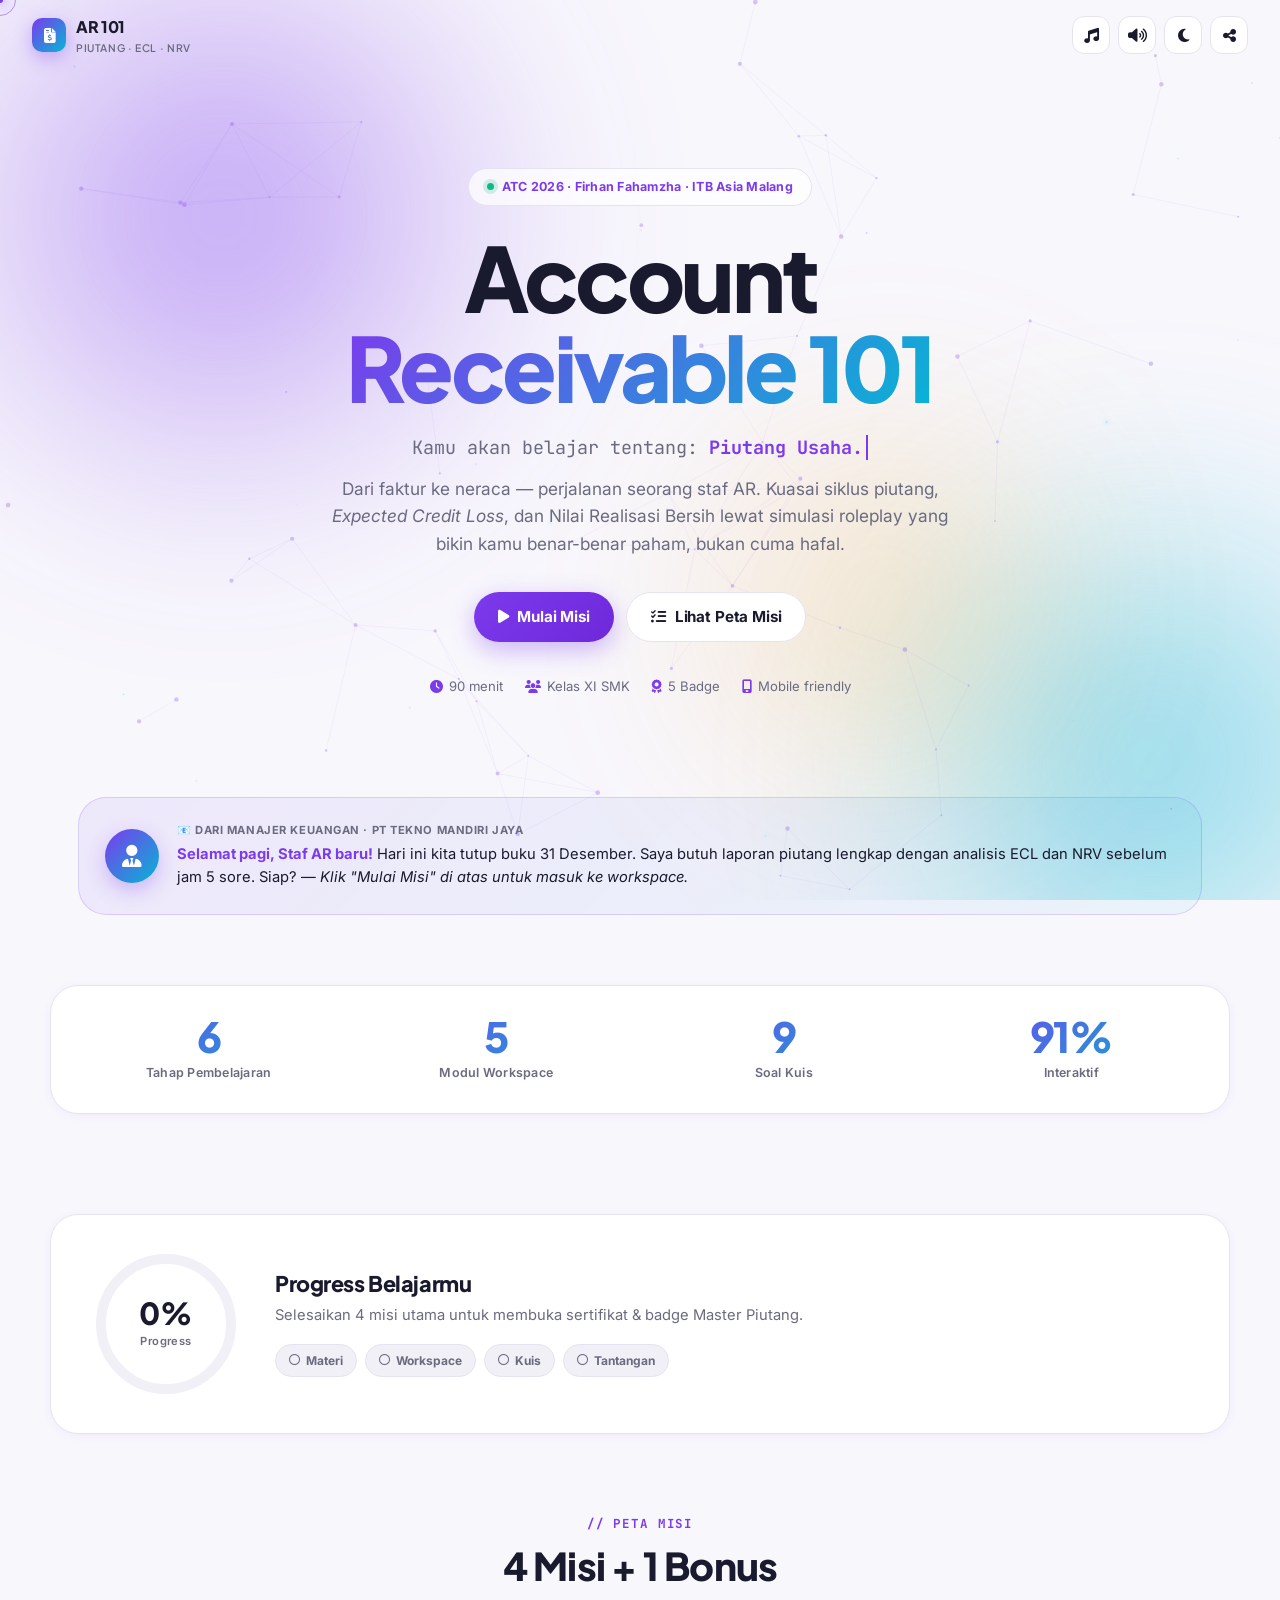
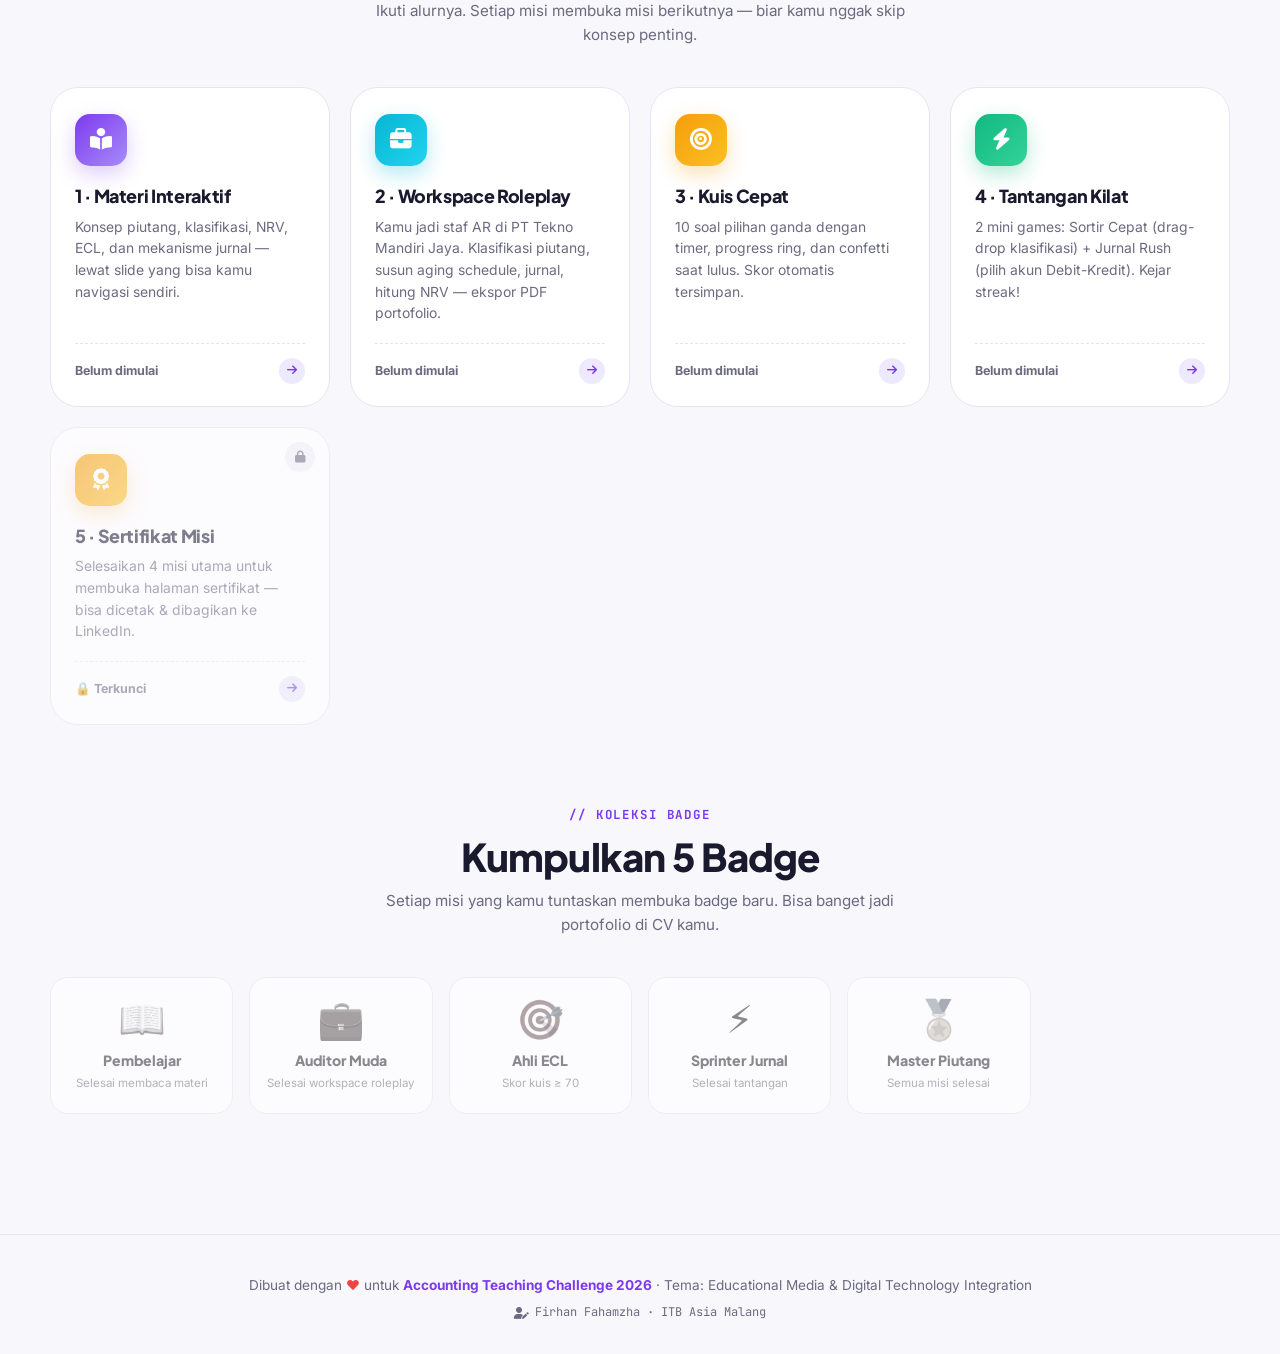
<file: index.html>
<!DOCTYPE html>
<html lang="id">
<head>
  <meta charset="UTF-8">
  <meta name="viewport" content="width=device-width, initial-scale=1.0">
  <title>Account Receivable 101 · Piutang, ECL & Likuiditas</title>

  <!-- SEO & Sharing -->
  <meta name="description" content="Belajar siklus piutang, Expected Credit Loss (ECL), dan Nilai Realisasi Bersih (NRV) lewat roleplay interaktif sebagai staf AR. Media pembelajaran akuntansi keuangan untuk SMK Kelas XI.">
  <meta name="theme-color" content="#7c3aed">
  <meta property="og:title" content="Account Receivable 101">
  <meta property="og:description" content="Dari Faktur ke Neraca — perjalanan seorang staf AR. Roleplay interaktif siklus piutang & ECL.">
  <meta property="og:type" content="website">
  <meta property="og:image" content="https://images.unsplash.com/photo-1554224155-6726b3ff858f?w=1200&h=630&fit=crop">

  <!-- Favicon emoji -->
  <link rel="icon" href="data:image/svg+xml,<svg xmlns=%22http://www.w3.org/2000/svg%22 viewBox=%220 0 100 100%22><text y=%22.9em%22 font-size=%2290%22>📊</text></svg>">

  <!-- Fonts -->
  <link rel="preconnect" href="https://fonts.googleapis.com">
  <link rel="preconnect" href="https://fonts.gstatic.com" crossorigin>
  <link href="https://fonts.googleapis.com/css2?family=Inter:wght@400;500;600;700;800&family=Plus+Jakarta+Sans:wght@600;700;800&family=JetBrains+Mono:wght@500;700&display=swap" rel="stylesheet">

  <!-- Icons -->
  <link rel="stylesheet" href="https://cdnjs.cloudflare.com/ajax/libs/font-awesome/6.5.1/css/all.min.css">

  <!-- Styles -->
  <link rel="stylesheet" href="css/global.css">
  <link rel="stylesheet" href="css/hub.css">
</head>
<body>

  <!-- LOADER -->
  <div class="loader">
    <div class="loader-mark">ACCOUNT RECEIVABLE 101</div>
    <div class="loader-bar"><div class="loader-bar-fill"></div></div>
    <div class="loader-text">Memuat aset...</div>
  </div>

  <!-- SCROLL PROGRESS -->
  <div class="scroll-progress"><div class="scroll-bar"></div></div>

  <!-- AURORA BG -->
  <div class="bg-aurora" aria-hidden="true">
    <div class="aurora-blob b1"></div>
    <div class="aurora-blob b2"></div>
    <div class="aurora-blob b3"></div>
  </div>

  <!-- PARTICLE CANVAS -->
  <canvas id="particles" aria-hidden="true"></canvas>

  <!-- TOPBAR -->
  <header class="topbar">
    <div class="brand">
      <div class="brand-mark"><i class="fas fa-file-invoice-dollar"></i></div>
      <div class="brand-text">
        AR 101
        <small>Piutang · ECL · NRV</small>
      </div>
    </div>
    <div class="topbar-actions">
      <button class="icon-btn" data-action="sound" title="Suara"><i class="fas fa-volume-high"></i></button>
      <button class="icon-btn" data-action="theme" title="Tema"><i class="fas fa-moon"></i></button>
      <button class="icon-btn" data-action="share" title="Bagikan"><i class="fas fa-share-nodes"></i></button>
    </div>
  </header>

  <main>

    <!-- HERO -->
    <section class="hero container">
      <div class="hero-badge">
        <span class="dot"></span>
        ATC 2026 · Firhan Fahamzha · ITB Asia Malang
      </div>
      <h1 class="hero-title">
        Account<br>
        <span class="gradient">Receivable 101</span>
      </h1>
      <div class="hero-typing">
        Kamu akan belajar tentang: <span class="typed">Piutang Usaha.</span>
      </div>
      <p class="hero-desc">
        Dari faktur ke neraca — perjalanan seorang staf AR. Kuasai siklus piutang,
        <em>Expected Credit Loss</em>, dan Nilai Realisasi Bersih lewat simulasi roleplay
        yang bikin kamu benar-benar paham, bukan cuma hafal.
      </p>
      <div class="hero-cta">
        <a href="materi.html" class="btn btn-primary" data-start>
          <i class="fas fa-play"></i> Mulai Misi
        </a>
        <a href="#misi" class="btn btn-ghost">
          <i class="fas fa-list-check"></i> Lihat Peta Misi
        </a>
      </div>
      <div class="hero-meta">
        <span><i class="fas fa-clock"></i> 90 menit</span>
        <span><i class="fas fa-users"></i> Kelas XI SMK</span>
        <span><i class="fas fa-award"></i> 5 Badge</span>
        <span><i class="fas fa-mobile-screen"></i> Mobile friendly</span>
      </div>
    </section>

    <!-- ROLEPLAY STRIP -->
    <section class="container reveal">
      <div class="roleplay-strip">
        <div class="avatar"><i class="fas fa-user-tie"></i></div>
        <div class="msg">
          <div class="sender">📧 Dari Manajer Keuangan · PT Tekno Mandiri Jaya</div>
          <div>
            <strong>Selamat pagi, Staf AR baru!</strong> Hari ini kita tutup buku 31 Desember.
            Saya butuh laporan piutang lengkap dengan analisis ECL dan NRV sebelum jam 5 sore.
            Siap? — <em>Klik "Mulai Misi" di atas untuk masuk ke workspace.</em>
          </div>
        </div>
      </div>
    </section>

    <!-- STATS -->
    <section class="stats container reveal">
      <div class="stats-grid">
        <div class="stat-item">
          <div class="stat-num" data-target="7" data-suffix="" data-decimals="0">0</div>
          <div class="stat-label">Tahap Pembelajaran</div>
        </div>
        <div class="stat-item">
          <div class="stat-num" data-target="5" data-suffix="" data-decimals="0">0</div>
          <div class="stat-label">Modul Workspace</div>
        </div>
        <div class="stat-item">
          <div class="stat-num" data-target="10" data-suffix="" data-decimals="0">0</div>
          <div class="stat-label">Soal Kuis</div>
        </div>
        <div class="stat-item">
          <div class="stat-num" data-target="100" data-suffix="%" data-decimals="0">0</div>
          <div class="stat-label">Interaktif</div>
        </div>
      </div>
    </section>

    <!-- PROGRESS -->
    <section class="progress-wrap container reveal">
      <div class="progress-card">
        <div class="ring-wrap">
          <svg width="150" height="150" viewBox="0 0 150 150">
            <defs>
              <linearGradient id="ringGrad" x1="0%" y1="0%" x2="100%" y2="100%">
                <stop offset="0%" stop-color="#7c3aed"/>
                <stop offset="100%" stop-color="#06b6d4"/>
              </linearGradient>
            </defs>
            <circle class="ring-bg" cx="75" cy="75" r="65"/>
            <circle class="ring-fill" cx="75" cy="75" r="65"/>
          </svg>
          <div class="ring-text">
            <div>
              <div class="ring-pct">0%</div>
              <div class="ring-sub">Progress</div>
            </div>
          </div>
        </div>
        <div class="progress-info">
          <h3>Progress Belajarmu</h3>
          <p>Selesaikan 4 misi utama untuk membuka sertifikat &amp; badge Master Piutang.</p>
          <div class="progress-steps">
            <span class="step-chip" data-step="materi"><i class="far fa-circle"></i> Materi</span>
            <span class="step-chip" data-step="workspace"><i class="far fa-circle"></i> Workspace</span>
            <span class="step-chip" data-step="kuis"><i class="far fa-circle"></i> Kuis</span>
            <span class="step-chip" data-step="tantangan"><i class="far fa-circle"></i> Tantangan</span>
          </div>
        </div>
      </div>
    </section>

    <!-- MISSIONS -->
    <section class="missions container" id="misi">
      <div class="section-head reveal">
        <div class="kicker">// Peta Misi</div>
        <h2>4 Misi + 1 Bonus</h2>
        <p>Ikuti alurnya. Setiap misi membuka misi berikutnya — biar kamu nggak skip konsep penting.</p>
      </div>

      <div class="mission-grid">
        <!-- Misi 1: Materi -->
        <a class="mission-card reveal" data-mission="materi" data-url="materi.html">
          <div class="mission-icon m-icon-1"><i class="fas fa-book-open-reader"></i></div>
          <div class="mission-title">1 · Materi Interaktif</div>
          <div class="mission-desc">Konsep piutang, klasifikasi, NRV, ECL, dan mekanisme jurnal — lewat slide yang bisa kamu navigasi sendiri.</div>
          <div class="mission-foot">
            <span class="mission-status">Belum dimulai</span>
            <span class="mission-arrow"><i class="fas fa-arrow-right"></i></span>
          </div>
        </a>

        <!-- Misi 2: Workspace -->
        <a class="mission-card reveal" data-mission="workspace" data-url="workspace.html">
          <div class="mission-icon m-icon-2"><i class="fas fa-briefcase"></i></div>
          <div class="mission-title">2 · Workspace Roleplay</div>
          <div class="mission-desc">Kamu jadi staf AR di PT Tekno Mandiri Jaya. Klasifikasi piutang, susun aging schedule, jurnal, hitung NRV — ekspor PDF portofolio.</div>
          <div class="mission-foot">
            <span class="mission-status">Belum dimulai</span>
            <span class="mission-arrow"><i class="fas fa-arrow-right"></i></span>
          </div>
        </a>

        <!-- Misi 3: Kuis -->
        <a class="mission-card reveal" data-mission="kuis" data-url="kuis.html">
          <div class="mission-icon m-icon-3"><i class="fas fa-bullseye"></i></div>
          <div class="mission-title">3 · Kuis Cepat</div>
          <div class="mission-desc">10 soal pilihan ganda dengan timer, progress ring, dan confetti saat lulus. Skor otomatis tersimpan.</div>
          <div class="mission-foot">
            <span class="mission-status">Belum dimulai</span>
            <span class="mission-arrow"><i class="fas fa-arrow-right"></i></span>
          </div>
        </a>

        <!-- Misi 4: Tantangan -->
        <a class="mission-card reveal" data-mission="tantangan" data-url="tantangan.html">
          <div class="mission-icon m-icon-4"><i class="fas fa-bolt"></i></div>
          <div class="mission-title">4 · Tantangan Kilat</div>
          <div class="mission-desc">2 mini games: Sortir Cepat (drag-drop klasifikasi) + Jurnal Rush (pilih akun Debit-Kredit). Kejar streak!</div>
          <div class="mission-foot">
            <span class="mission-status">Belum dimulai</span>
            <span class="mission-arrow"><i class="fas fa-arrow-right"></i></span>
          </div>
        </a>

        <!-- Bonus: Sertifikat -->
        <div class="mission-card locked reveal" data-mission="sertifikat">
          <div class="lock-badge"><i class="fas fa-lock"></i></div>
          <div class="mission-icon m-icon-1" style="background: linear-gradient(135deg,#f59e0b,#fbbf24); box-shadow: 0 8px 20px rgba(245,158,11,0.3);">
            <i class="fas fa-award"></i>
          </div>
          <div class="mission-title">5 · Sertifikat Misi</div>
          <div class="mission-desc">Selesaikan 4 misi utama untuk membuka halaman sertifikat — bisa dicetak &amp; dibagikan ke LinkedIn.</div>
          <div class="mission-foot">
            <span class="mission-status">🔒 Terkunci</span>
            <span class="mission-arrow"><i class="fas fa-arrow-right"></i></span>
          </div>
        </div>
      </div>
    </section>

    <!-- BADGES -->
    <section class="badges container reveal">
      <div class="section-head">
        <div class="kicker">// Koleksi Badge</div>
        <h2>Kumpulkan 5 Badge</h2>
        <p>Setiap misi yang kamu tuntaskan membuka badge baru. Bisa banget jadi portofolio di CV kamu.</p>
      </div>
      <div class="badge-grid"><!-- diisi oleh JS --></div>
    </section>

  </main>

  <!-- FOOTER -->
  <footer class="footer">
    <div>Dibuat dengan <span style="color: var(--rose)">♥</span> untuk <strong>Accounting Teaching Challenge 2026</strong> · Tema: Educational Media &amp; Digital Technology Integration</div>
    <div class="wm"><i class="fas fa-user-pen"></i> Firhan Fahamzha · ITB Asia Malang</div>
  </footer>

  <!-- SCRIPTS -->
<script src="js/core.js"></script>
<script src="js/space.js"></script>
<script src="js/hub.js"></script>
</body>
</html>
</file>
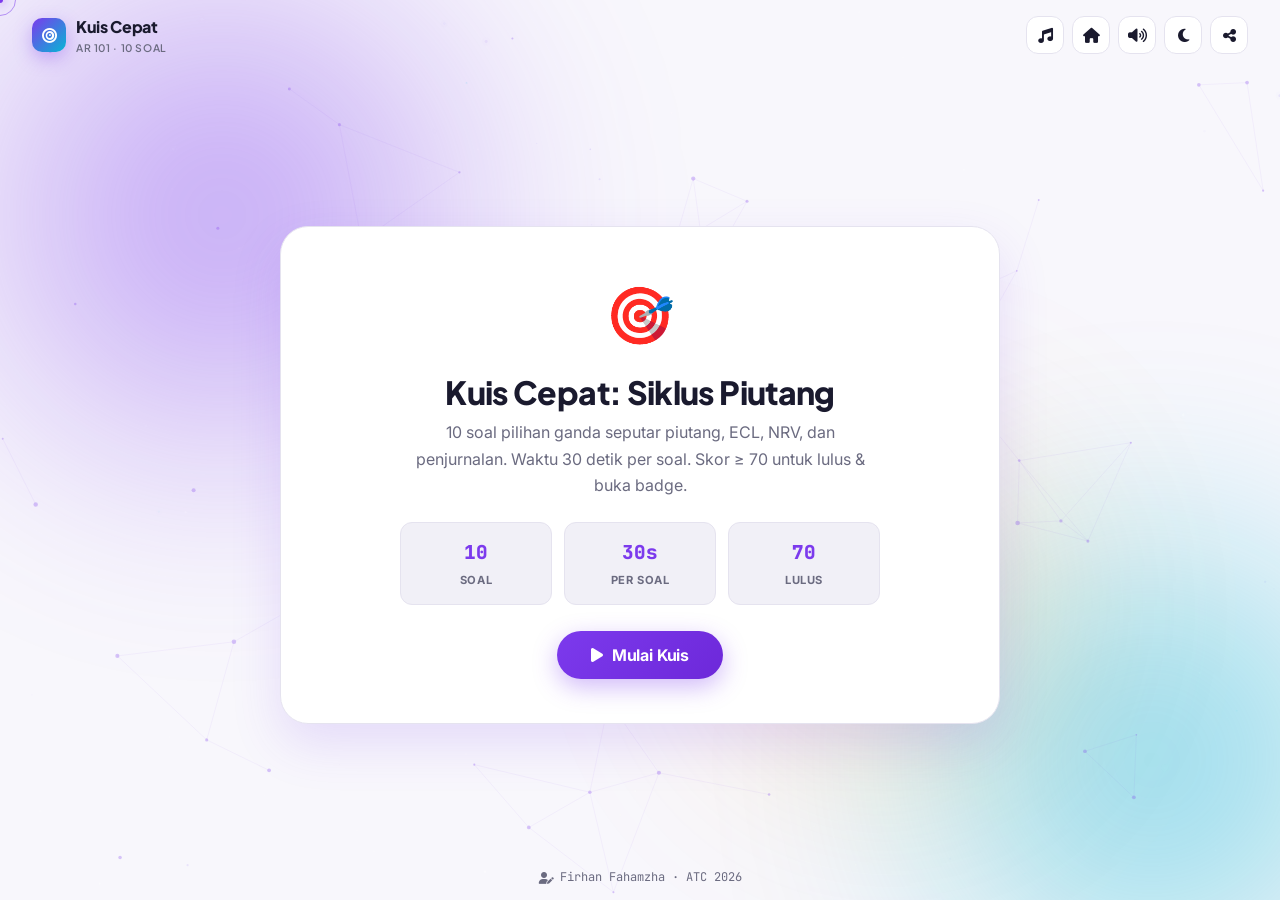
<file: kuis.html>
<!DOCTYPE html>
<html lang="id">
<head>
<meta charset="UTF-8">
<meta name="viewport" content="width=device-width, initial-scale=1.0">
<title>Kuis · Account Receivable 101</title>
<meta name="description" content="Kuis interaktif 10 soal piutang, ECL, dan NRV.">
<meta name="theme-color" content="#7c3aed">
<link rel="icon" href="data:image/svg+xml,<svg xmlns=%22http://www.w3.org/2000/svg%22 viewBox=%220 0 100 100%22><text y=%22.9em%22 font-size=%2290%22>🎯</text></svg>">
<link rel="preconnect" href="https://fonts.googleapis.com">
<link rel="preconnect" href="https://fonts.gstatic.com" crossorigin>
<link href="https://fonts.googleapis.com/css2?family=Inter:wght@400;500;600;700;800&family=Plus+Jakarta+Sans:wght@600;700;800&family=JetBrains+Mono:wght@500;700&display=swap" rel="stylesheet">
<link rel="stylesheet" href="https://cdnjs.cloudflare.com/ajax/libs/font-awesome/6.5.1/css/all.min.css">
<link rel="stylesheet" href="css/global.css">
<link rel="stylesheet" href="css/kuis.css">
</head>
<body class="kuis-page">

<div class="loader">
  <div class="loader-mark">QUIZ MODE</div>
  <div class="loader-bar"><div class="loader-bar-fill"></div></div>
  <div class="loader-text">Menyiapkan soal...</div>
</div>

<div class="bg-aurora" aria-hidden="true">
  <div class="aurora-blob b1"></div>
  <div class="aurora-blob b2"></div>
  <div class="aurora-blob b3"></div>
</div>
<canvas id="particles" aria-hidden="true"></canvas>

<header class="topbar">
  <div class="brand">
    <div class="brand-mark"><i class="fas fa-bullseye"></i></div>
    <div class="brand-text">
      Kuis Cepat
      <small>AR 101 · 10 Soal</small>
    </div>
  </div>
  <div class="topbar-actions">
    <a href="index.html" class="icon-btn" title="Hub"><i class="fas fa-house"></i></a>
    <button class="icon-btn" data-action="sound" title="Suara"><i class="fas fa-volume-high"></i></button>
    <button class="icon-btn" data-action="theme" title="Tema"><i class="fas fa-moon"></i></button>
    <button class="icon-btn" data-action="share" title="Bagikan"><i class="fas fa-share-nodes"></i></button>
  </div>
</header>

<main style="width:100%;display:flex;justify-content:center;padding:0 16px">
  <div class="quiz-shell" id="quiz-stage"></div>
</main>

<footer class="footer" style="position:fixed;bottom:4px;left:0;right:0;padding:8px;border:none;background:transparent;margin:0;pointer-events:none;font-size:0.7rem;z-index:1">
  <span class="wm"><i class="fas fa-user-pen"></i> Firhan Fahamzha · ATC 2026</span>
</footer>

<script src="js/core.js"></script>
<script src="js/space.js"></script>
<script src="js/kuis.js"></script>
</body>
</html>
</file>
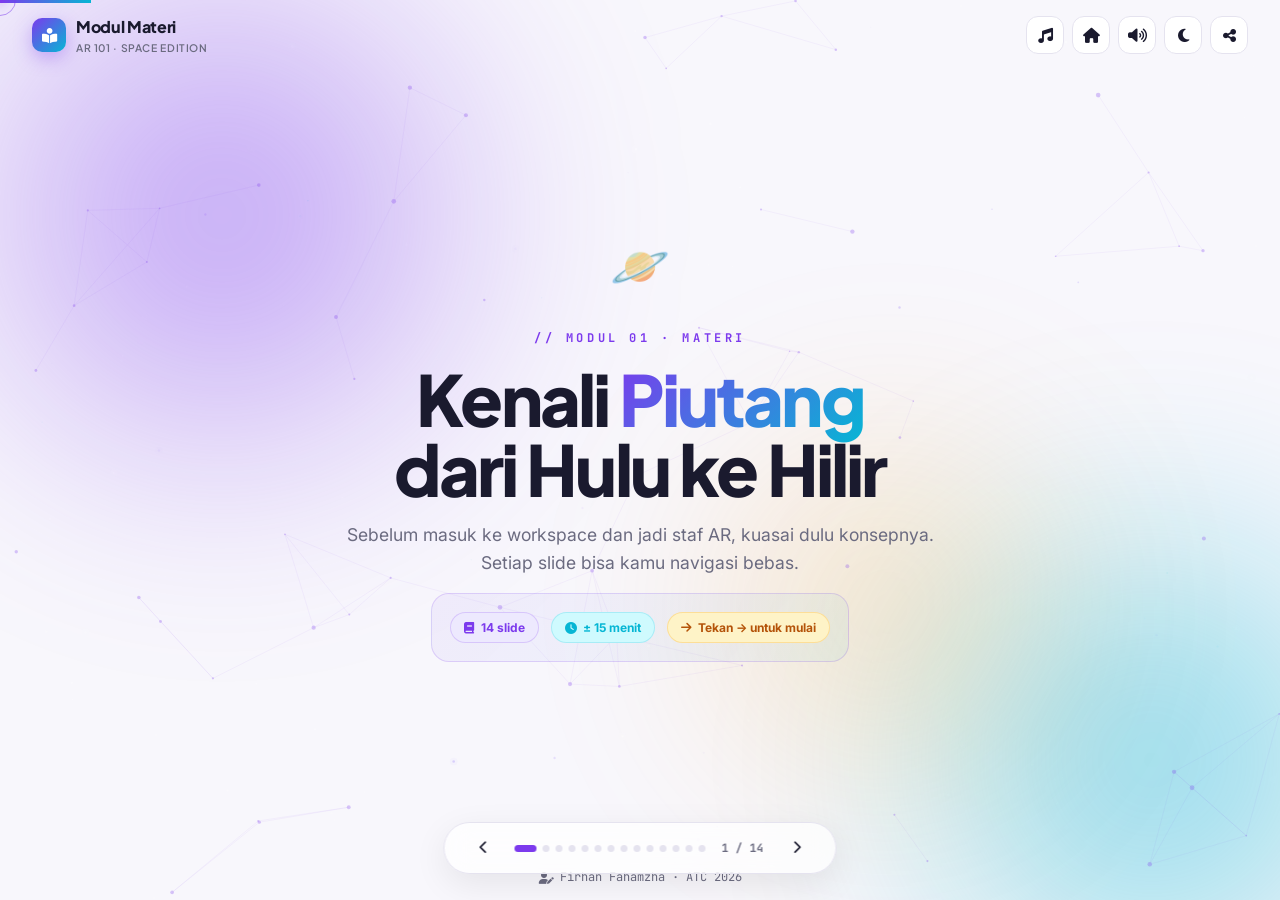
<file: materi.html>
<!DOCTYPE html>
<html lang="id">
<head>
<meta charset="UTF-8">
<meta name="viewport" content="width=device-width, initial-scale=1.0">
<title>Materi · Account Receivable 101</title>
<meta name="description" content="Materi interaktif piutang, ECL, dan NRV dengan aksen luar angkasa.">
<meta name="theme-color" content="#7c3aed">
<link rel="icon" href="data:image/svg+xml,<svg xmlns=%22http://www.w3.org/2000/svg%22 viewBox=%220 0 100 100%22><text y=%22.9em%22 font-size=%2290%22>📖</text></svg>">
<link rel="preconnect" href="https://fonts.googleapis.com">
<link rel="preconnect" href="https://fonts.gstatic.com" crossorigin>
<link href="https://fonts.googleapis.com/css2?family=Inter:wght@400;500;600;700;800&family=Plus+Jakarta+Sans:wght@600;700;800&family=JetBrains+Mono:wght@500;700&display=swap" rel="stylesheet">
<link rel="stylesheet" href="https://cdnjs.cloudflare.com/ajax/libs/font-awesome/6.5.1/css/all.min.css">
<link rel="stylesheet" href="css/global.css">
<link rel="stylesheet" href="css/materi.css">
</head>
<body class="materi-page">

<div class="loader">
  <div class="loader-mark">ACCOUNT RECEIVABLE 101</div>
  <div class="loader-bar"><div class="loader-bar-fill"></div></div>
  <div class="loader-text">Menyiapkan materi...</div>
</div>

<div class="slide-progress" id="slideProgress"></div>

<div class="bg-aurora" aria-hidden="true">
  <div class="aurora-blob b1"></div>
  <div class="aurora-blob b2"></div>
  <div class="aurora-blob b3"></div>
</div>
<canvas id="particles" aria-hidden="true"></canvas>

<header class="topbar">
  <div class="brand">
    <div class="brand-mark"><i class="fas fa-book-open-reader"></i></div>
    <div class="brand-text">
      Modul Materi
      <small>AR 101 · Space Edition</small>
    </div>
  </div>
  <div class="topbar-actions">
    <a href="index.html" class="icon-btn" title="Kembali ke Hub"><i class="fas fa-house"></i></a>
    <button class="icon-btn" data-action="sound" title="Suara"><i class="fas fa-volume-high"></i></button>
    <button class="icon-btn" data-action="theme" title="Tema"><i class="fas fa-moon"></i></button>
    <button class="icon-btn" data-action="share" title="Bagikan"><i class="fas fa-share-nodes"></i></button>
  </div>
</header>

<div class="slides-wrap" id="slidesWrap">

  <!-- 01 TITLE -->
  <section class="slide active" data-index="0">
    <div class="slide-inner title-slide">
      <div class="ornament anim anim-1">🪐</div>
      <div class="kicker anim anim-2">// Modul 01 · Materi</div>
      <h1 class="anim anim-2">Kenali <span class="grad">Piutang</span><br>dari Hulu ke Hilir</h1>
      <p class="sub anim anim-3">
        Sebelum masuk ke workspace dan jadi staf AR, kuasai dulu konsepnya.
        Setiap slide bisa kamu navigasi bebas.
      </p>
      <div class="cta-strip anim anim-4">
        <span class="chip violet"><i class="fas fa-book"></i> 14 slide</span>
        <span class="chip cyan"><i class="fas fa-clock"></i> ± 15 menit</span>
        <span class="chip amber"><i class="fas fa-arrow-right"></i> Tekan → untuk mulai</span>
      </div>
    </div>
  </section>

  <!-- 02 ROLEPLAY INTRO -->
  <section class="slide" data-index="1">
    <div class="slide-inner">
      <div class="slide-head anim anim-1">
        <span class="slide-num">00 · PEMBUKA</span>
        <span class="slide-title">Misi Hari Ini 🚀</span>
      </div>
      <div class="chat anim anim-2">
        <div class="avatar"><i class="fas fa-user-tie"></i></div>
        <div class="msg">
          <div class="from">📧 Manajer Keuangan · PT Tekno Mandiri Jaya</div>
          <div class="body">
            Selamat pagi, Staf AR! Hari ini kita <strong>tutup buku 31 Desember</strong>.
            Saya butuh laporan piutang lengkap: <em>klasifikasi</em>, <em>aging schedule</em>,
            <em>jurnal penyesuaian</em>, sampai <strong>NRV</strong>. Nanti kamu kerjakan di
            workspace interaktif. Sebelum itu — baca materinya dulu di sini.
          </div>
        </div>
      </div>
      <div class="box glow anim anim-3">
        <h3><i class="fas fa-compass"></i> Peta Perjalananmu</h3>
        <ul>
          <li><strong>Materi</strong> (kamu di sini) — pahami konsep &amp; istilah</li>
          <li><strong>Workspace</strong> — roleplay jadi staf AR, kerjakan 5 modul, ekspor PDF</li>
          <li><strong>Kuis</strong> — 10 soal, uji pemahaman</li>
          <li><strong>Tantangan</strong> — 2 mini games seru</li>
        </ul>
      </div>
    </div>
  </section>

  <!-- 03 PENGERTIAN -->
  <section class="slide" data-index="2">
    <div class="slide-inner">
      <div class="slide-head anim anim-1">
        <span class="slide-num">01</span>
        <span class="slide-title">Apa Itu Piutang?</span>
      </div>
      <div class="box anim anim-2">
        <p><strong>Piutang (receivables)</strong> adalah hak tagih berupa uang, barang, atau jasa kepada pihak lain (debitur) yang timbul akibat <em>transaksi penjualan kredit di masa lalu</em>.</p>
      </div>
      <div class="grid-2 anim anim-3">
        <div class="box">
          <h3><i class="fas fa-clock"></i> Kapan Diakui?</h3>
          <ul>
            <li><strong>Penjualan Kredit</strong> — barang/jasa diserahkan, pembayaran menyusul</li>
            <li><strong>Penyerahan Jasa</strong> — jasa selesai, termin masih berjalan</li>
            <li><strong>Wesel</strong> — komitmen tertulis pembayaran masa depan</li>
          </ul>
        </div>
        <div class="box glow">
          <h3><i class="fas fa-triangle-exclamation" style="color:var(--amber)"></i> Prinsip Konservatisme</h3>
          <p>Piutang itu <strong>aset paling rentan</strong> risiko kredit. Semakin lama tertagih, semakin tinggi kemungkinan gagal bayar. Akuntan wajib mengantisipasi kerugian <em>sejak dini</em>.</p>
        </div>
      </div>
    </div>
  </section>

  <!-- 04 KLASIFIKASI -->
  <section class="slide" data-index="3">
    <div class="slide-inner">
      <div class="slide-head anim anim-1">
        <span class="slide-num">02</span>
        <span class="slide-title">Klasifikasi Piutang</span>
      </div>
      <div class="grid-3 anim anim-2">
        <div class="box">
          <h3><i class="fas fa-store"></i> Piutang Usaha</h3>
          <p>Timbul dari penjualan barang/jasa <strong>utama</strong> perusahaan.</p>
          <div style="margin-top:10px;font-size:0.78rem;color:var(--text-muted)">Contoh: penjualan kredit ke pelanggan</div>
        </div>
        <div class="box">
          <h3><i class="fas fa-file-signature"></i> Piutang Wesel</h3>
          <p>Komitmen formal tertulis, umumnya berbunga, dengan tanggal jatuh tempo.</p>
          <div style="margin-top:10px;font-size:0.78rem;color:var(--text-muted)">Skala UMKM jarang jumpa</div>
        </div>
        <div class="box">
          <h3><i class="fas fa-ellipsis"></i> Piutang Lain-lain</h3>
          <p>Non-operasional: pinjaman karyawan, uang muka pemasok, dll.</p>
          <div style="margin-top:10px;font-size:0.78rem;color:var(--text-muted)">Bukan dari penjualan rutin</div>
        </div>
      </div>
      <div class="box anim anim-3">
        <p><i class="fas fa-lightbulb" style="color:var(--amber)"></i> <strong>Trik cepat:</strong> kalau datang dari penjualan inti → <span class="mono-text">Piutang Usaha</span>. Kalau ada surat formal → <span class="mono-text">Wesel</span>. Selain itu → <span class="mono-text">Lain-lain</span>.</p>
      </div>
    </div>
  </section>

  <!-- 05 KARTU PIUTANG -->
  <section class="slide" data-index="4">
    <div class="slide-inner">
      <div class="slide-head anim anim-1">
        <span class="slide-num">03</span>
        <span class="slide-title">Kartu Piutang <em>(Sub-Ledger)</em></span>
      </div>
      <p class="lead anim anim-2">Buku pembantu yang mencatat mutasi &amp; saldo piutang <strong>tiap pelanggan</strong> secara individual.</p>
      <div class="table-wrap anim anim-3">
        <table>
          <thead>
            <tr>
              <th>Tanggal</th>
              <th>Keterangan</th>
              <th>Ref</th>
              <th class="amt">Debit</th>
              <th class="amt">Kredit</th>
              <th class="amt">Saldo</th>
            </tr>
          </thead>
          <tbody>
            <tr><td>01 Nov</td><td>Saldo Awal</td><td>—</td><td class="amt">—</td><td class="amt">—</td><td class="amt">10.000.000</td></tr>
            <tr><td>05 Nov</td><td>Penjualan #INV-101</td><td>J12</td><td class="amt" style="color:var(--cyan)">15.000.000</td><td class="amt">—</td><td class="amt">25.000.000</td></tr>
            <tr class="hl"><td>12 Nov</td><td>Pelunasan Sebagian</td><td>KM05</td><td class="amt">—</td><td class="amt" style="color:var(--emerald)">10.000.000</td><td class="amt">15.000.000</td></tr>
            <tr><td>20 Nov</td><td>Retur #RTR-02</td><td>J15</td><td class="amt">—</td><td class="amt" style="color:var(--rose)">2.000.000</td><td class="amt">13.000.000</td></tr>
          </tbody>
        </table>
      </div>
      <div class="box anim anim-4">
        <p><i class="fas fa-check-circle" style="color:var(--emerald)"></i> <strong>Fungsi:</strong> mengontrol batas kredit, melacak tagihan belum dibayar, dan jadi dasar <em>Aging Schedule</em>.</p>
      </div>
    </div>
  </section>

  <!-- 06 PENGUKURAN -->
  <section class="slide" data-index="5">
    <div class="slide-inner">
      <div class="slide-head anim anim-1">
        <span class="slide-num">04</span>
        <span class="slide-title">Pengukuran &amp; Penilaian</span>
      </div>
      <div class="grid-2 anim anim-2">
        <div class="box">
          <h3><i class="fas fa-ruler"></i> Awal Pengakuan</h3>
          <p>Diukur sebesar <strong>harga transaksi</strong> / nilai wajar pertukaran yang disepakati.</p>
          <div class="chip" style="margin-top:10px"><i class="fas fa-tag"></i> Nilai nominal faktur</div>
        </div>
        <div class="box">
          <h3><i class="fas fa-chart-line"></i> Pengukuran Selanjutnya</h3>
          <p>Diukur sebesar <strong>Nilai Realisasi Bersih (NRV)</strong> atau biaya diamortisasi.</p>
          <div class="chip cyan" style="margin-top:10px"><i class="fas fa-balance-scale"></i> Pertimbangkan penurunan nilai</div>
        </div>
      </div>
      <div class="box glow anim anim-3">
        <p><i class="fas fa-exclamation-triangle" style="color:var(--rose)"></i> <strong>Konservatisme:</strong> jangan sajikan piutang terlalu tinggi. Cadangan kerugian wajib diestimasi memadai.</p>
      </div>
    </div>
  </section>

  <!-- 07 NRV -->
  <section class="slide" data-index="6">
    <div class="slide-inner">
      <div class="slide-head anim anim-1">
        <span class="slide-num">05</span>
        <span class="slide-title">Nilai Realisasi Bersih <em>(NRV)</em></span>
      </div>
      <div class="formula anim anim-2">
        NRV <span class="op">=</span> Piutang Usaha <span class="op">−</span> Cadangan Kerugian Piutang
      </div>
      <div class="grid-2 anim anim-3">
        <div class="box">
          <h3><i class="fas fa-shield-halved"></i> Konservatisme</h3>
          <p>Tidak menyajikan aset terlalu tinggi. Antisipasi kerugian dari awal.</p>
        </div>
        <div class="box">
          <h3><i class="fas fa-weight-hanging"></i> Materialitas</h3>
          <p>Salah saji material bisa menyesatkan pengguna laporan keuangan.</p>
        </div>
      </div>
      <div class="box anim anim-4">
        <p><strong>Contoh:</strong> Piutang Rp 183.000.000 − CKPN Rp 14.880.000 = <span class="mono-big">Rp 168.120.000</span>. Angka inilah yang disajikan sebagai NRV di neraca.</p>
      </div>
    </div>
  </section>

  <!-- 08 PENGHAPUSAN -->
  <section class="slide" data-index="7">
    <div class="slide-inner">
      <div class="slide-head anim anim-1">
        <span class="slide-num">06</span>
        <span class="slide-title">Penghapusan Piutang</span>
      </div>
      <p class="lead anim anim-2">Dua metode akuntansi untuk piutang macet / tak tertagih.</p>
      <div class="grid-2 anim anim-3">
        <div class="box" style="border-left:4px solid var(--rose)">
          <h3 style="color:var(--rose)"><i class="fas fa-trash"></i> Write Off</h3>
          <p>Beban diakui <strong>saat</strong> piutang benar-benar dihapus.</p>
          <div class="chip" style="margin-top:10px">Sederhana, tidak sesuai matching principle</div>
        </div>
        <div class="box" style="border-left:4px solid var(--violet)">
          <h3 style="color:var(--violet)"><i class="fas fa-layer-group"></i> Allowance</h3>
          <p>Beban diestimasi dan dicadangkan <strong>sebelum</strong> piutang dihapus.</p>
          <div class="chip violet" style="margin-top:10px">Sesuai PSAK · lebih akurat</div>
        </div>
      </div>
      <div class="box glow anim anim-4">
        <p><i class="fas fa-check" style="color:var(--violet)"></i> PSAK 109 (ECL) mewajibkan pendekatan <strong>cadangan (allowance)</strong> berbasis ekspektasi kerugian.</p>
      </div>
    </div>
  </section>

  <!-- 09 MEKANISME JURNAL — SIMULATOR -->
  <section class="slide" data-index="8">
    <div class="slide-inner">
      <div class="slide-head anim anim-1">
        <span class="slide-num">07</span>
        <span class="slide-title">Mekanisme Jurnal <em>&amp; Simulator</em></span>
      </div>
      <p class="lead anim anim-2">Pilih kasus di bawah, lihat perbedaan penjurnalan metode <strong>Write Off</strong> vs <strong>Allowance</strong> secara langsung.</p>

      <div class="sim-controls anim anim-3">
        <label for="sim-select"><i class="fas fa-list-ul"></i> Pilih Kasus:</label>
        <select id="sim-select">
          <option value="1">Pembentukan Cadangan</option>
          <option value="2">Penghapusan Piutang</option>
          <option value="3">Konfirmasi Penerimaan Kembali</option>
          <option value="4">Penerimaan Kembali (Periode Sama)</option>
          <option value="5">Periode Sama Tanpa Konfirmasi</option>
          <option value="6">Periode Beda Tanpa Konfirmasi</option>
        </select>
      </div>

      <div class="sim-situation anim anim-3">
        <div class="lbl"><i class="fas fa-file-alt"></i> Situasi</div>
        <div class="txt" id="sim-sit-txt">—</div>
      </div>

      <div class="sim-journals anim anim-4">
        <div class="sim-box writeoff">
          <div class="sim-head"><i class="fas fa-trash"></i> Metode Write Off</div>
          <div class="sim-body" id="sim-wo"></div>
        </div>
        <div class="sim-box allowance">
          <div class="sim-head"><i class="fas fa-layer-group"></i> Metode Allowance</div>
          <div class="sim-body" id="sim-al"></div>
        </div>
      </div>
    </div>
  </section>

  <!-- 10 MENENTUKAN PERSENTASE + ROW AGING -->
  <section class="slide" data-index="9">
    <div class="slide-inner">
      <div class="slide-head anim anim-1">
        <span class="slide-num">08</span>
        <span class="slide-title">Menentukan Persentase Cadangan</span>
      </div>
      <div class="table-wrap anim anim-2">
        <table>
          <thead>
            <tr>
              <th style="width:30%">Metode Penaksiran</th>
              <th style="width:40%">Penjelasan Akuntansi</th>
              <th style="width:30%">Pendekatan Laporan</th>
            </tr>
          </thead>
          <tbody>
            <tr>
              <td><strong>Persentase Penjualan</strong></td>
              <td>% taksiran kerugian × total penjualan kredit periode berjalan.</td>
              <td><span style="color:var(--emerald);font-weight:700">Income Statement</span></td>
            </tr>
            <tr>
              <td><strong>Persentase Piutang</strong></td>
              <td>% taksiran kerugian × total saldo akhir Piutang Usaha.</td>
              <td><span style="color:var(--cyan);font-weight:700">Balance Sheet</span></td>
            </tr>
            <tr id="row-aging" class="interactive-row" title="Klik untuk membuka Kartu Umur Piutang">
              <td><strong>Analisis Umur Piutang</strong><span class="badge-klik">Klik disini</span></td>
              <td>Mengelompokkan piutang berdasarkan jatuh tempo. Makin lama menunggak, makin tinggi % risikonya.</td>
              <td><span style="color:var(--amber);font-weight:700">Paling detail &amp; akurat</span></td>
            </tr>
          </tbody>
        </table>
      </div>
      <div class="box glow anim anim-3">
        <p><i class="fas fa-check-circle" style="color:var(--emerald)"></i> PSAK 109 (ECL) mendorong penggunaan <strong>analisis umur piutang</strong> sebagai pendekatan paling akurat untuk mengestimasi kerugian kredit ekspektasian.</p>
      </div>
    </div>
  </section>

  <!-- 11 FACTORING -->
  <section class="slide" data-index="10">
    <div class="slide-inner">
      <div class="slide-head anim anim-1">
        <span class="slide-num">09</span>
        <span class="slide-title">Anjak Piutang <em>(Factoring)</em></span>
      </div>
      <div class="box anim anim-2">
        <p><strong>Definisi:</strong> mengalihkan / menjual hak tagih piutang ke lembaga keuangan (<em>factor</em>) sebelum jatuh tempo.</p>
        <p style="margin-top:8px"><strong>Tujuan:</strong> mempercepat arus kas tanpa menunggu termin 30–90 hari.</p>
      </div>
      <div class="grid-2 anim anim-3">
        <div class="box" style="border-left:4px solid var(--rose)">
          <h3 style="color:var(--rose)"><i class="fas fa-rotate-left"></i> Dengan Recourse</h3>
          <p>Risiko gagal bayar tetap di penjual. Kalau debitur lari, penjual ganti rugi ke factor.</p>
        </div>
        <div class="box" style="border-left:4px solid var(--emerald)">
          <h3 style="color:var(--emerald)"><i class="fas fa-check-double"></i> Non-Recourse</h3>
          <p>Risiko sepenuhnya pindah ke factor. Penjual tidak tanggung jawab kalau debitur gagal bayar.</p>
        </div>
      </div>
    </div>
  </section>

  <!-- 12 NERACA -->
  <section class="slide" data-index="11">
    <div class="slide-inner">
      <div class="slide-head anim anim-1">
        <span class="slide-num">10</span>
        <span class="slide-title">Penyajian di Neraca</span>
      </div>
      <div class="table-wrap anim anim-2">
        <table>
          <thead>
            <tr><th colspan="2" style="text-align:center">AKTIVA LANCAR (Parsial)</th></tr>
          </thead>
          <tbody>
            <tr><td>Kas</td><td class="amt">Rp 50.000.000</td></tr>
            <tr class="hl"><td><strong>Piutang Usaha</strong></td><td class="amt"><strong>Rp 183.000.000</strong></td></tr>
            <tr class="hl"><td style="padding-left:32px">Dikurangi: CKPN</td><td class="amt" style="color:var(--rose)">(Rp 14.880.000)</td></tr>
            <tr><td><strong>Nilai Realisasi Bersih</strong></td><td class="amt" style="color:var(--emerald)"><strong>Rp 168.120.000</strong></td></tr>
          </tbody>
        </table>
      </div>
      <div class="box anim anim-3">
        <p><i class="fas fa-highlighter" style="color:var(--violet)"></i> Piutang dan cadangan kerugian disajikan <strong>berdampingan</strong> (kontra-akun) supaya NRV terlihat jelas.</p>
      </div>
    </div>
  </section>

  <!-- 13 PENGUNGKAPAN -->
  <section class="slide" data-index="12">
    <div class="slide-inner">
      <div class="slide-head anim anim-1">
        <span class="slide-num">11</span>
        <span class="slide-title">Pengungkapan (Disclosures)</span>
      </div>
      <div class="grid-3 anim anim-2">
        <div class="box">
          <h3><i class="fas fa-book"></i> Kebijakan Akuntansi</h3>
          <p>Dasar pengukuran piutang, metode CKPN, dan konsistensinya.</p>
        </div>
        <div class="box">
          <h3><i class="fas fa-table"></i> Rincian Umur</h3>
          <p>Aging schedule + konsentrasi risiko pelanggan utama.</p>
        </div>
        <div class="box">
          <h3><i class="fas fa-exchange"></i> Mutasi Cadangan</h3>
          <p>Saldo awal → tambahan beban → penghapusan → saldo akhir.</p>
        </div>
      </div>
      <div class="box glow anim anim-3">
        <p><i class="fas fa-file-lines" style="color:var(--violet)"></i> Pengungkapan yang memadai di CALK meningkatkan <strong>kepercayaan</strong> pengguna laporan.</p>
      </div>
    </div>
  </section>

  <!-- 14 CTA -->
  <section class="slide" data-index="13">
    <div class="slide-inner title-slide">
      <div class="ornament anim anim-1">🎯</div>
      <div class="kicker anim anim-2">// Materi Selesai</div>
      <h1 class="anim anim-2">Siap ke <span class="grad">Workspace?</span></h1>
      <p class="sub anim anim-3">Sekarang giliranmu jadi staf AR di PT Tekno Mandiri Jaya. Klasifikasi piutang, susun aging, jurnal, dan hitung NRV.</p>
      <div class="cta-strip anim anim-4" style="margin-top:6px">
        <a href="workspace.html" class="btn btn-primary" data-go-workspace>
          <i class="fas fa-briefcase"></i> Mulai Workspace
        </a>
        <a href="index.html" class="btn btn-ghost">
          <i class="fas fa-house"></i> Kembali ke Hub
        </a>
      </div>
    </div>
  </section>

</div>

<!-- MODAL KARTU UMUR PIUTANG -->
<div class="modal-overlay" id="modal-aging">
  <div class="modal-box">
    <div class="modal-head">
      <div>
        <h3>📊 Kartu Umur Piutang (Aging Schedule)</h3>
        <div class="sub">Analisis jatuh tempo untuk menentukan besaran % cadangan kerugian per pelanggan.</div>
      </div>
      <button class="modal-close" id="modal-close" aria-label="Tutup"><i class="fas fa-times"></i></button>
    </div>

    <div class="table-wrap" style="margin-top:14px">
      <table class="aging-tbl">
        <thead>
          <tr>
            <th rowspan="2" style="text-align:left;vertical-align:middle">Pelanggan</th>
            <th rowspan="2" style="text-align:right;vertical-align:middle">Total Saldo (Rp)</th>
            <th rowspan="2" style="text-align:right;vertical-align:middle">Belum Jatuh Tempo</th>
            <th colspan="4" style="text-align:center">Menunggak (Hari)</th>
          </tr>
          <tr>
            <th class="amt">1 – 30</th>
            <th class="amt">31 – 60</th>
            <th class="amt">61 – 90</th>
            <th class="amt">&gt; 90</th>
          </tr>
        </thead>
        <tbody>
          <tr>
            <td><strong>PT. XYZ</strong></td>
            <td class="amt">13.000.000</td>
            <td class="amt">8.000.000</td>
            <td class="amt" style="color:var(--amber)">5.000.000</td>
            <td class="amt">—</td>
            <td class="amt">—</td>
            <td class="amt">—</td>
          </tr>
          <tr>
            <td><strong>CV. Abadi</strong></td>
            <td class="amt">20.000.000</td>
            <td class="amt">—</td>
            <td class="amt">—</td>
            <td class="amt" style="color:var(--rose)">15.000.000</td>
            <td class="amt" style="color:var(--rose)">5.000.000</td>
            <td class="amt">—</td>
          </tr>
          <tr>
            <td><strong>Toko Maju</strong></td>
            <td class="amt">7.000.000</td>
            <td class="amt">7.000.000</td>
            <td class="amt">—</td>
            <td class="amt">—</td>
            <td class="amt">—</td>
            <td class="amt">—</td>
          </tr>
          <tr class="total-row">
            <td>TOTAL SALDO</td>
            <td class="amt">40.000.000</td>
            <td class="amt">15.000.000</td>
            <td class="amt">5.000.000</td>
            <td class="amt">15.000.000</td>
            <td class="amt">5.000.000</td>
            <td class="amt">0</td>
          </tr>
          <tr class="pct-row">
            <td colspan="2" style="text-align:right;font-style:italic">Persentase Kerugian:</td>
            <td class="amt">1%</td>
            <td class="amt">5%</td>
            <td class="amt">10%</td>
            <td class="amt">25%</td>
            <td class="amt">50%</td>
          </tr>
          <tr class="est-row">
            <td colspan="2" style="text-align:right;font-weight:800">Taksiran Kerugian (Rp):</td>
            <td class="amt">150.000</td>
            <td class="amt">250.000</td>
            <td class="amt">1.500.000</td>
            <td class="amt">1.250.000</td>
            <td class="amt">0</td>
          </tr>
        </tbody>
      </table>
    </div>

    <div class="modal-total">
      Total Cadangan (Allowance) = <strong>Rp 3.150.000</strong>
    </div>
  </div>
</div>

<nav class="slide-nav" id="slideNav">
  <button class="nav-btn" id="prevBtn" aria-label="Sebelumnya"><i class="fas fa-chevron-left"></i></button>
  <div class="dots" id="dotsWrap"></div>
  <span class="counter" id="counter">1 / 14</span>
  <button class="nav-btn" id="nextBtn" aria-label="Selanjutnya"><i class="fas fa-chevron-right"></i></button>
</nav>

<footer class="footer" style="position:fixed;bottom:4px;left:0;right:0;padding:8px;border:none;background:transparent;margin:0;pointer-events:none;font-size:0.7rem;z-index:1">
  <span class="wm"><i class="fas fa-user-pen"></i> Firhan Fahamzha · ATC 2026</span>
</footer>

<script src="js/core.js"></script>
<script src="js/space.js"></script>
<script src="js/materi.js"></script>
</body>
</html>
</file>
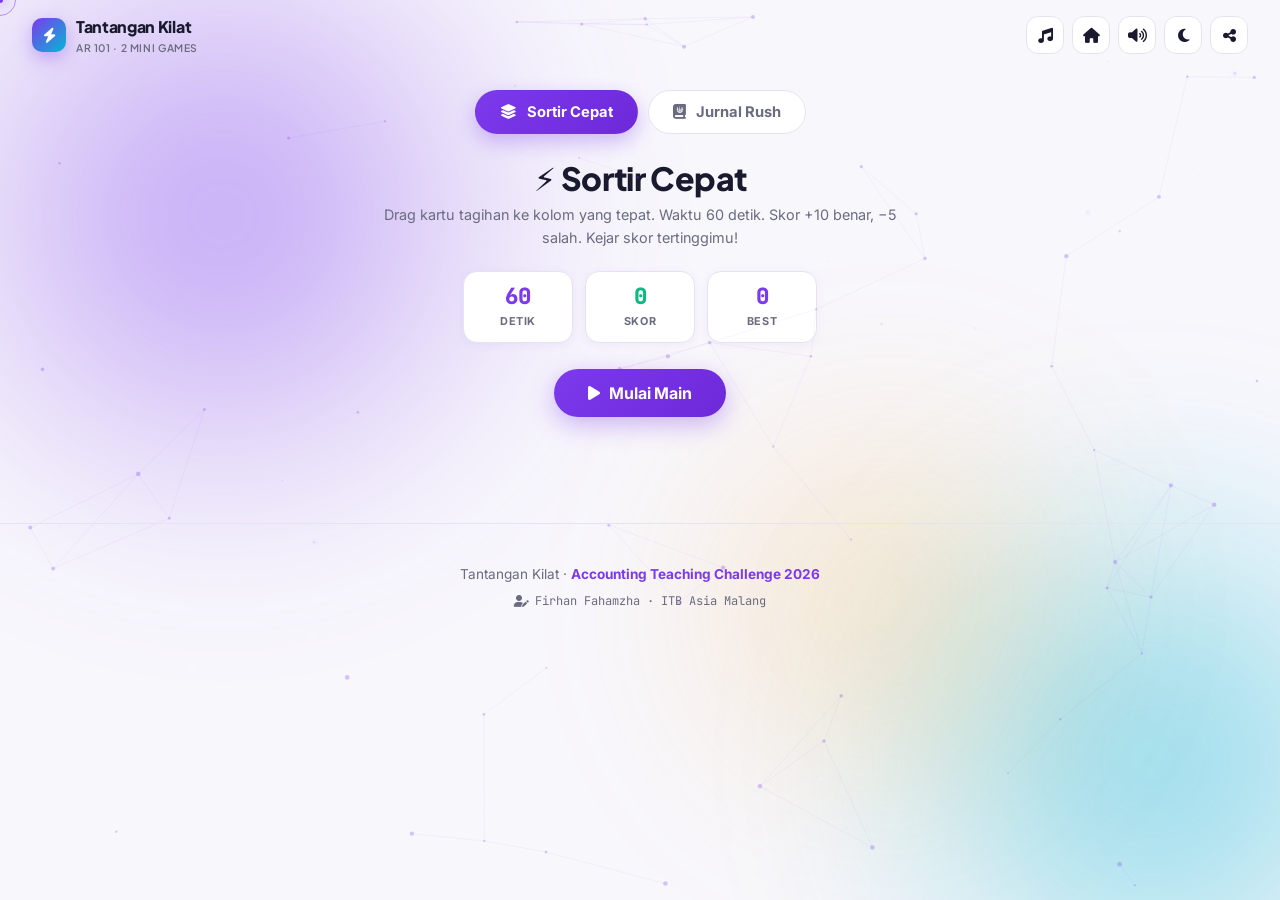
<file: tantangan.html>
<!DOCTYPE html>
<html lang="id">
<head>
<meta charset="UTF-8">
<meta name="viewport" content="width=device-width, initial-scale=1.0">
<title>Tantangan · Account Receivable 101</title>
<meta name="description" content="2 mini games piutang: Sortir Cepat & Jurnal Rush.">
<meta name="theme-color" content="#7c3aed">
<link rel="icon" href="data:image/svg+xml,<svg xmlns=%22http://www.w3.org/2000/svg%22 viewBox=%220 0 100 100%22><text y=%22.9em%22 font-size=%2290%22>⚡</text></svg>">
<link rel="preconnect" href="https://fonts.googleapis.com">
<link rel="preconnect" href="https://fonts.gstatic.com" crossorigin>
<link href="https://fonts.googleapis.com/css2?family=Inter:wght@400;500;600;700;800&family=Plus+Jakarta+Sans:wght@600;700;800&family=JetBrains+Mono:wght@500;700&display=swap" rel="stylesheet">
<link rel="stylesheet" href="https://cdnjs.cloudflare.com/ajax/libs/font-awesome/6.5.1/css/all.min.css">
<link rel="stylesheet" href="css/global.css">
<link rel="stylesheet" href="css/tantangan.css">
</head>
<body class="tantangan-page">

<div class="loader">
  <div class="loader-mark">ARCADE MODE</div>
  <div class="loader-bar"><div class="loader-bar-fill"></div></div>
  <div class="loader-text">Menyiapkan tantangan...</div>
</div>

<div class="bg-aurora" aria-hidden="true">
  <div class="aurora-blob b1"></div>
  <div class="aurora-blob b2"></div>
  <div class="aurora-blob b3"></div>
</div>
<canvas id="particles" aria-hidden="true"></canvas>

<header class="topbar">
  <div class="brand">
    <div class="brand-mark"><i class="fas fa-bolt"></i></div>
    <div class="brand-text">
      Tantangan Kilat
      <small>AR 101 · 2 Mini Games</small>
    </div>
  </div>
  <div class="topbar-actions">
    <a href="index.html" class="icon-btn" title="Hub"><i class="fas fa-house"></i></a>
    <button class="icon-btn" data-action="sound" title="Suara"><i class="fas fa-volume-high"></i></button>
    <button class="icon-btn" data-action="theme" title="Tema"><i class="fas fa-moon"></i></button>
    <button class="icon-btn" data-action="share" title="Bagikan"><i class="fas fa-share-nodes"></i></button>
  </div>
</header>

<main class="game-shell">

  <div class="game-tabs">
    <button class="game-tab active" data-game="sortir">
      <i class="fas fa-layer-group"></i> Sortir Cepat
    </button>
    <button class="game-tab" data-game="jr">
      <i class="fas fa-book-journal-whills"></i> Jurnal Rush
    </button>
  </div>

  <div class="game-panel active" data-panel="sortir">
    <div id="game-sortir-stage"></div>
  </div>

  <div class="game-panel" data-panel="jr">
    <div id="game-jr-stage"></div>
  </div>

</main>

<footer class="footer" style="margin-top:40px">
  <div>Tantangan Kilat · <strong>Accounting Teaching Challenge 2026</strong></div>
  <div class="wm"><i class="fas fa-user-pen"></i> Firhan Fahamzha · ITB Asia Malang</div>
</footer>

<script src="js/core.js"></script>
<script src="js/space.js"></script>
<script src="js/tantangan.js"></script>
</body>
</html>
</file>
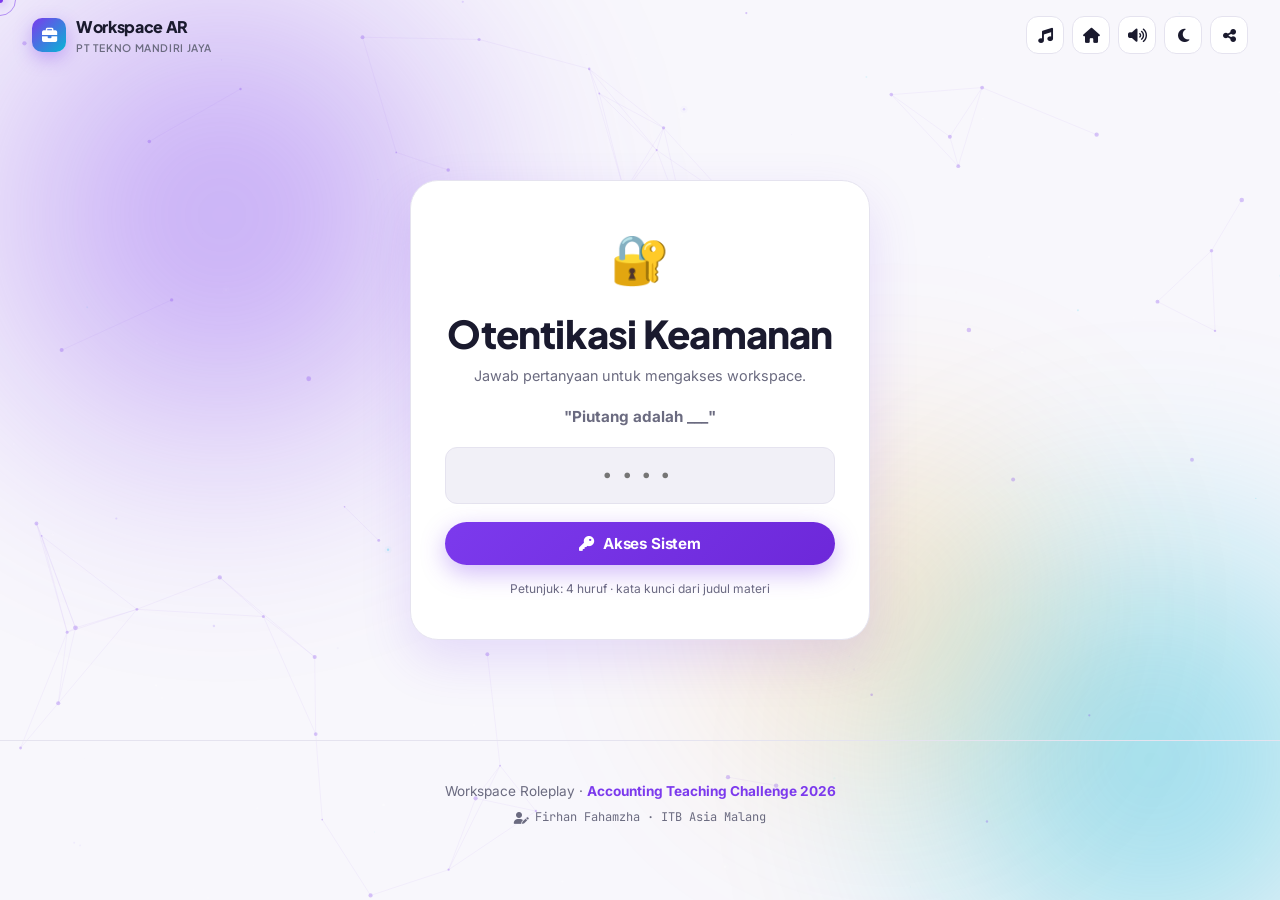
<file: workspace.html>
<!DOCTYPE html>
<html lang="id">
<head>
<meta charset="UTF-8">
<meta name="viewport" content="width=device-width, initial-scale=1.0">
<title>Workspace · Account Receivable 101</title>
<meta name="description" content="Roleplay jadi staf AR di PT Tekno Mandiri Jaya. Klasifikasi piutang, aging schedule, jurnal, dan NRV.">
<meta name="theme-color" content="#7c3aed">
<link rel="icon" href="data:image/svg+xml,<svg xmlns=%22http://www.w3.org/2000/svg%22 viewBox=%220 0 100 100%22><text y=%22.9em%22 font-size=%2290%22>💼</text></svg>">
<link rel="preconnect" href="https://fonts.googleapis.com">
<link rel="preconnect" href="https://fonts.gstatic.com" crossorigin>
<link href="https://fonts.googleapis.com/css2?family=Inter:wght@400;500;600;700;800&family=Plus+Jakarta+Sans:wght@600;700;800&family=JetBrains+Mono:wght@500;700&display=swap" rel="stylesheet">
<link rel="stylesheet" href="https://cdnjs.cloudflare.com/ajax/libs/font-awesome/6.5.1/css/all.min.css">
<link rel="stylesheet" href="css/global.css">
<link rel="stylesheet" href="css/workspace.css">
</head>
<body class="workspace-page">

<div class="loader">
  <div class="loader-mark">WORKSPACE AR</div>
  <div class="loader-bar"><div class="loader-bar-fill"></div></div>
  <div class="loader-text">Menyiapkan workspace...</div>
</div>

<div class="scroll-progress"><div class="scroll-bar"></div></div>

<div class="bg-aurora" aria-hidden="true">
  <div class="aurora-blob b1"></div>
  <div class="aurora-blob b2"></div>
  <div class="aurora-blob b3"></div>
</div>
<canvas id="particles" aria-hidden="true"></canvas>

<header class="topbar">
  <div class="brand">
    <a href="#" id="home-btn" style="display:contents"><div class="brand-mark"><i class="fas fa-briefcase"></i></div></a>
    <div class="brand-text">
      Workspace AR
      <small>PT Tekno Mandiri Jaya</small>
    </div>
  </div>
  <div class="topbar-actions">
    <a href="index.html" class="icon-btn" title="Hub"><i class="fas fa-house"></i></a>
    <button class="icon-btn" data-action="sound" title="Suara"><i class="fas fa-volume-high"></i></button>
    <button class="icon-btn" data-action="theme" title="Tema"><i class="fas fa-moon"></i></button>
    <button class="icon-btn" data-action="share" title="Bagikan"><i class="fas fa-share-nodes"></i></button>
  </div>
</header>

<main class="container" style="padding-top:80px">

  <!-- AUTH -->
  <section id="view-auth" class="view-section active">
    <div class="auth-box">
      <span class="lock-emoji">🔐</span>
      <h2>Otentikasi Keamanan</h2>
      <p style="color:var(--text-muted);font-size:0.9rem">Jawab pertanyaan untuk mengakses workspace.</p>
      <div class="question">"Piutang adalah ___"</div>
      <input type="password" id="auth-pwd" placeholder="••••" maxlength="6" autocomplete="off">
      <button class="btn btn-primary" id="auth-btn" style="width:100%;margin-top:18px">
        <i class="fas fa-key"></i> Akses Sistem
      </button>
      <p style="margin-top:14px;font-size:0.75rem;color:var(--text-muted)">Petunjuk: 4 huruf · kata kunci dari judul materi</p>
    </div>
  </section>

  <!-- ONBOARD -->
  <section id="view-onboard" class="view-section">
    <div class="onboard">
      <span class="big-emoji">📋</span>
      <h2>Mulai Proyek Baru</h2>
      <p class="lead">Isi data diri &amp; perusahaan. Bisa diganti sesuai kebutuhan kelas.</p>
      <div class="onboard-form">
        <div class="form-group">
          <label>Nama Penyusun</label>
          <input type="text" id="in-name" placeholder="Misal: Budi Santoso">
        </div>
        <div class="form-group">
          <label>Nama Perusahaan</label>
          <input type="text" id="in-company" placeholder="Misal: PT Tekno Mandiri Jaya" value="PT Tekno Mandiri Jaya">
        </div>
        <div class="form-group">
          <label>Periode Laporan</label>
          <input type="text" id="in-period" placeholder="Misal: 31 Desember 2025" value="31 Desember 2025">
        </div>
        <button class="btn btn-primary" id="onboard-btn" style="width:100%;margin-top:8px">
          <i class="fas fa-rocket"></i> Buat Proyek &amp; Masuk
        </button>
        <button class="btn btn-ghost" onclick="location.href='index.html'" style="width:100%;margin-top:8px">
          <i class="fas fa-arrow-left"></i> Kembali ke Hub
        </button>
      </div>
    </div>
  </section>

  <!-- PROJECTS LIST -->
  <section id="view-projects" class="view-section">
    <div class="projects-list" id="projects-list"></div>
  </section>

  <!-- DASHBOARD -->
  <section id="view-dashboard" class="view-section">
    <div class="ws-header">
      <div>
        <h2>Dashboard Analisis: <span class="company-name" id="dash-company">—</span></h2>
        <p class="meta" id="dash-meta">—</p>
      </div>
    </div>
    <div class="bento" id="bento"></div>
    <div class="export-cta" id="export-cta-wrap" style="display:none">
      <h3>🎉 Semua modul selesai!</h3>
      <p>Portofolio siap diekspor jadi PDF. Cocok buat portofolio LinkedIn / tugas sekolah.</p>
      <button class="btn btn-primary" id="export-btn" style="padding:14px 32px;font-size:1rem">
        <i class="fas fa-file-pdf"></i> Ekspor Portofolio PDF
      </button>
    </div>
  </section>

  <!-- MOD 1 -->
  <section id="view-mod1" class="view-section">
    <div class="module-head">
      <button class="back-btn" data-back-dash><i class="fas fa-arrow-left"></i></button>
      <div>
        <h2>1. Klasifikasi Piutang</h2>
        <p class="sub">Pisahkan piutang usaha, wesel, dan lain-lain.</p>
      </div>
    </div>
    <div class="ws-table-wrap">
      <table class="ws-table">
        <thead>
          <tr>
            <th>Nama Klien / Tagihan</th>
            <th>Nominal (Rp)</th>
            <th>Klasifikasi</th>
            <th style="width:60px">Aksi</th>
          </tr>
        </thead>
        <tbody id="m1-body"></tbody>
      </table>
    </div>
    <div class="toolbar">
      <button class="btn btn-ghost" id="m1-add"><i class="fas fa-plus"></i> Tambah Baris</button>
      <button class="btn btn-primary" id="m1-save"><i class="fas fa-save"></i> Simpan &amp; Kembali</button>
    </div>
  </section>

  <!-- MOD 2 -->
  <section id="view-mod2" class="view-section">
    <div class="module-head">
      <button class="back-btn" data-back-dash><i class="fas fa-arrow-left"></i></button>
      <div>
        <h2>2. Pengukuran Piutang Awal</h2>
        <p class="sub">Isi total piutang bruto &amp; syarat termin.</p>
      </div>
    </div>
    <div class="onboard" style="max-width:600px;margin:0 auto;text-align:left">
      <div class="form-group">
        <label>Total Piutang Usaha Bruto (Rp)</label>
        <input type="text" id="m2-bruto" placeholder="0">
      </div>
      <div class="form-group">
        <label>Syarat Pembayaran (Termin)</label>
        <input type="text" id="m2-termin" placeholder="Misal: 2/10, n/30">
      </div>
      <div class="toolbar" style="justify-content:flex-end">
        <button class="btn btn-primary" id="m2-save"><i class="fas fa-save"></i> Simpan &amp; Kembali</button>
      </div>
    </div>
  </section>

  <!-- MOD 3 -->
  <section id="view-mod3" class="view-section">
    <div class="module-head">
      <button class="back-btn" data-back-dash><i class="fas fa-arrow-left"></i></button>
      <div>
        <h2>3. Analisis Umur Piutang</h2>
        <p class="sub">Drag chip % ke kolom Alokasi. Isi jumlah hari untuk kategori menunggak.</p>
      </div>
    </div>
    <div class="rules-panel">
      <h3><i class="fas fa-brain" style="color:var(--violet)"></i> Kebijakan ECL Perusahaan</h3>
      <div class="rules-list">
        • Belum Jatuh Tempo = <span class="pct">1%</span><br>
        • Menunggak 1 – 30 Hari = <span class="pct">3%</span><br>
        • Menunggak 31 – 60 Hari = <span class="pct">5%</span><br>
        • Menunggak &gt; 60 Hari = <span class="pct">10%</span><br>
        • Pailit = <span class="pct danger">100%</span>
      </div>
    </div>
    <div class="chip-container" id="m3-chips"></div>
    <div class="ws-table-wrap">
      <table class="ws-table">
        <thead>
          <tr>
            <th>Pelanggan</th>
            <th>Kategori Umur</th>
            <th>Saldo (Rp)</th>
            <th class="text-center">Alokasi %</th>
            <th>Estimasi (Rp)</th>
            <th style="width:50px">Aksi</th>
          </tr>
        </thead>
        <tbody id="m3-body"></tbody>
      </table>
    </div>
    <div class="total-bar">
      Total Cadangan: <span class="val" id="m3-total">Rp 0</span>
    </div>
    <div class="toolbar">
      <button class="btn btn-ghost" id="m3-add"><i class="fas fa-plus"></i> Tambah Pelanggan</button>
      <button class="btn btn-primary" id="m3-save"><i class="fas fa-save"></i> Simpan &amp; Kembali</button>
    </div>
  </section>

  <!-- MOD 4 -->
  <section id="view-mod4" class="view-section">
    <div class="module-head">
      <button class="back-btn" data-back-dash><i class="fas fa-arrow-left"></i></button>
      <div>
        <h2>4. Penjurnalan Siklus Piutang</h2>
        <p class="sub">Smart Journal Builder — isi sisi debit atau kredit saja, otomatis balance.</p>
      </div>
    </div>
    <div class="journal-workspace">
      <div style="display:grid;grid-template-columns:1fr 2fr;gap:12px;margin-bottom:16px">
        <div class="form-group" style="margin:0">
          <label>Tanggal</label>
          <input type="date" id="m4-date" style="width:100%;padding:9px 12px;border:1.5px solid var(--border);border-radius:9px;background:var(--surface);font-size:0.88rem">
        </div>
        <div class="form-group" style="margin:0">
          <label>Keterangan</label>
          <input type="text" id="m4-desc" placeholder="Misal: Penyesuaian CKPN 31 Desember" style="width:100%;padding:9px 12px;border:1.5px solid var(--border);border-radius:9px;background:var(--surface);font-size:0.88rem">
        </div>
      </div>
      <div class="j-row-head">
        <div>AKUN PERKIRAAN</div>
        <div>DEBIT (Rp)</div>
        <div>KREDIT (Rp)</div>
        <div></div>
      </div>
      <div id="m4-rows"></div>
      <button class="btn btn-ghost" id="m4-add-row" style="margin-top:8px">
        <i class="fas fa-plus"></i> Tambah Baris Akun
      </button>
      <div class="toolbar" style="justify-content:flex-end">
        <button class="btn btn-primary" id="m4-save-entry">
          <i class="fas fa-plus-circle"></i> Simpan Jurnal Ini
        </button>
      </div>
    </div>
    <h3 style="font-size:1rem;margin:20px 0 12px;display:flex;align-items:center;gap:8px">
      <i class="fas fa-history" style="color:var(--violet)"></i> Daftar Jurnal Tersimpan
    </h3>
    <div id="m4-saved"></div>
    <div class="toolbar" style="justify-content:flex-end">
      <button class="btn btn-primary" id="m4-save"><i class="fas fa-save"></i> Modul Jurnal Selesai</button>
    </div>
  </section>

  <!-- MOD 5 -->
  <section id="view-mod5" class="view-section">
    <div class="module-head">
      <button class="back-btn" data-back-dash><i class="fas fa-arrow-left"></i></button>
      <div>
        <h2>5. Interpretasi NRV</h2>
        <p class="sub">Sajikan NRV di laporan posisi keuangan &amp; tulis interpretasi likuiditas.</p>
      </div>
    </div>
    <div class="nrv-grid">
      <div class="financial-report">
        <div class="report-head">
          Laporan Posisi Keuangan (Parsial)
          <small>Aset Lancar</small>
        </div>
        <div class="report-body">
          <div class="report-row">
            <span>Piutang Usaha</span>
            <input type="text" id="m5-ar" placeholder="0">
          </div>
          <div class="report-row deduct">
            <span>Dikurangi: CKPN</span>
            <input type="text" id="m5-all" placeholder="0">
          </div>
          <div class="report-row total">
            <span>Nilai Realisasi Bersih (NRV)</span>
            <span class="val" id="m5-nrv">Rp 0</span>
          </div>
        </div>
      </div>
      <div class="interpret-box">
        <h3><i class="fas fa-pen-nib"></i> Analisa &amp; Interpretasi</h3>
        <p class="hint">Tuliskan arti dari angka NRV yang kamu temukan. Apa maknanya bagi likuiditas dan laporan keuangan perusahaan?</p>
        <textarea id="m5-desc" placeholder="Contoh: NRV sebesar Rp xxx mencerminkan nilai kas bersih yang benar-benar diharapkan dapat ditagih..."></textarea>
      </div>
    </div>
    <div class="toolbar" style="justify-content:flex-end">
      <button class="btn btn-primary" id="m5-save"><i class="fas fa-check-double"></i> Kunci Laporan &amp; Selesai</button>
    </div>
  </section>

</main>

<footer class="footer">
  <div>Workspace Roleplay · <strong>Accounting Teaching Challenge 2026</strong></div>
  <div class="wm"><i class="fas fa-user-pen"></i> Firhan Fahamzha · ITB Asia Malang</div>
</footer>

<script src="js/core.js"></script>
<script src="js/space.js"></script>
<script src="js/workspace.js"></script>
</body>
</html>
</file>
<file: css/global.css>
/* ==========================================================
   ACCOUNT RECEIVABLE 101 — Global Styles
   Firhan Fahamzha · ATC 2026 · ITB Asia Malang
   ========================================================== */

:root {
  --violet: #7c3aed;
  --violet-dark: #6d28d9;
  --violet-soft: #ede9fe;
  --cyan: #06b6d4;
  --cyan-soft: #cffafe;
  --amber: #f59e0b;
  --amber-soft: #fef3c7;
  --emerald: #10b981;
  --emerald-soft: #d1fae5;
  --rose: #ef4444;
  --rose-soft: #fee2e2;

  --bg: #f8f7fc;
  --surface: #ffffff;
  --surface-2: #f1f0f7;
  --border: #e5e3ef;
  --text: #1a1a2e;
  --text-muted: #6b6b80;

  --shadow-sm: 0 2px 10px rgba(124, 58, 237, 0.06);
  --shadow-md: 0 10px 30px rgba(124, 58, 237, 0.10);
  --shadow-lg: 0 20px 50px rgba(124, 58, 237, 0.15);

  --radius: 18px;
  --radius-sm: 12px;
  --radius-lg: 28px;

  --font-head: 'Plus Jakarta Sans', system-ui, sans-serif;
  --font-body: 'Inter', system-ui, sans-serif;
  --font-mono: 'JetBrains Mono', ui-monospace, monospace;

  --transition: 0.3s cubic-bezier(0.22, 1, 0.36, 1);
}

body.dark {
  --bg: #0d0d1a;
  --surface: #16162a;
  --surface-2: #1e1e35;
  --border: #2a2a44;
  --text: #f0f0f5;
  --text-muted: #8e8ea3;
  --violet-soft: #2d1b5e;
  --cyan-soft: #0a3a42;
  --amber-soft: #4a3508;
  --emerald-soft: #0a3d2b;
  --rose-soft: #4a1515;
  --shadow-sm: 0 2px 10px rgba(0, 0, 0, 0.35);
  --shadow-md: 0 10px 30px rgba(0, 0, 0, 0.45);
  --shadow-lg: 0 20px 50px rgba(0, 0, 0, 0.55);
}

* { margin: 0; padding: 0; box-sizing: border-box; }
html { scroll-behavior: smooth; -webkit-text-size-adjust: 100%; }

body {
  font-family: var(--font-body);
  background: var(--bg);
  color: var(--text);
  line-height: 1.6;
  min-height: 100vh;
  overflow-x: hidden;
  transition: background 0.4s ease, color 0.4s ease;
}

img, svg { max-width: 100%; display: block; }
a { color: inherit; text-decoration: none; }
button { font-family: inherit; cursor: pointer; border: none; background: none; color: inherit; }
input, select, textarea { font-family: inherit; font-size: inherit; color: inherit; }

/* ============ TYPOGRAPHY ============ */
h1, h2, h3, h4 {
  font-family: var(--font-head);
  font-weight: 800;
  letter-spacing: -0.02em;
  line-height: 1.15;
  color: var(--text);
}
h1 { font-size: clamp(2.2rem, 6vw, 4.2rem); }
h2 { font-size: clamp(1.6rem, 3.5vw, 2.4rem); }
h3 { font-size: clamp(1.05rem, 2vw, 1.35rem); }

.mono { font-family: var(--font-mono); }
.text-muted { color: var(--text-muted); }
.text-violet { color: var(--violet); }
.text-cyan { color: var(--cyan); }
.text-amber { color: var(--amber); }
.text-emerald { color: var(--emerald); }
.text-rose { color: var(--rose); }
.text-center { text-align: center; }
.text-right { text-align: right; }

/* ============ BUTTONS ============ */
.btn {
  display: inline-flex;
  align-items: center;
  justify-content: center;
  gap: 9px;
  padding: 12px 24px;
  border-radius: 999px;
  font-weight: 700;
  font-size: 0.95rem;
  letter-spacing: -0.01em;
  position: relative;
  overflow: hidden;
  isolation: isolate;
  transition: all var(--transition);
  white-space: nowrap;
  user-select: none;
}

.btn-primary {
  background: linear-gradient(135deg, var(--violet), var(--violet-dark));
  color: white;
  box-shadow: 0 8px 24px rgba(124, 58, 237, 0.35);
}
.btn-primary:hover {
  transform: translateY(-2px);
  box-shadow: 0 12px 32px rgba(124, 58, 237, 0.45);
}
.btn-primary:active { transform: translateY(0) scale(0.97); }

.btn-ghost {
  background: var(--surface);
  border: 1.5px solid var(--border);
  color: var(--text);
}
.btn-ghost:hover {
  border-color: var(--violet);
  color: var(--violet);
  transform: translateY(-2px);
}

.btn-outline-cyan {
  background: transparent;
  border: 1.5px solid var(--cyan);
  color: var(--cyan);
}
.btn-outline-cyan:hover {
  background: var(--cyan);
  color: white;
}

/* Ripple effect */
.btn .ripple {
  position: absolute;
  border-radius: 50%;
  transform: scale(0);
  background: rgba(255, 255, 255, 0.45);
  animation: rippleAnim 0.6s ease-out;
  pointer-events: none;
  z-index: -1;
}
@keyframes rippleAnim {
  to { transform: scale(4); opacity: 0; }
}

/* ============ CARDS ============ */
.card {
  background: var(--surface);
  border: 1px solid var(--border);
  border-radius: var(--radius);
  padding: 24px;
  box-shadow: var(--shadow-sm);
  transition: all var(--transition);
}
.card:hover {
  transform: translateY(-4px);
  box-shadow: var(--shadow-md);
  border-color: rgba(124, 58, 237, 0.3);
}

/* ============ BADGE ============ */
.pill {
  display: inline-flex;
  align-items: center;
  gap: 7px;
  padding: 7px 16px;
  border-radius: 999px;
  font-size: 0.8rem;
  font-weight: 700;
  background: var(--violet-soft);
  color: var(--violet);
  border: 1px solid rgba(124, 58, 237, 0.15);
}
.pill.cyan { background: var(--cyan-soft); color: var(--cyan); border-color: rgba(6,182,212,0.2); }
.pill.amber { background: var(--amber-soft); color: #b45309; border-color: rgba(245,158,11,0.25); }
.pill.emerald { background: var(--emerald-soft); color: var(--emerald); border-color: rgba(16,185,129,0.2); }
.pill.rose { background: var(--rose-soft); color: var(--rose); border-color: rgba(239,68,68,0.2); }

/* ============ LOADER ============ */
.loader {
  position: fixed;
  inset: 0;
  background: var(--bg);
  z-index: 9999;
  display: flex;
  flex-direction: column;
  align-items: center;
  justify-content: center;
  gap: 22px;
  transition: opacity 0.5s ease, visibility 0.5s ease;
}
.loader.hide { opacity: 0; visibility: hidden; }

.loader-mark {
  font-family: var(--font-head);
  font-size: 1.5rem;
  font-weight: 800;
  letter-spacing: -0.02em;
  background: linear-gradient(135deg, var(--violet), var(--cyan));
  -webkit-background-clip: text;
  background-clip: text;
  -webkit-text-fill-color: transparent;
}
.loader-bar {
  width: 220px;
  height: 4px;
  background: var(--surface-2);
  border-radius: 999px;
  overflow: hidden;
}
.loader-bar-fill {
  height: 100%;
  width: 0%;
  background: linear-gradient(90deg, var(--violet), var(--cyan));
  border-radius: 999px;
  transition: width 0.25s ease;
}
.loader-text {
  font-size: 0.8rem;
  color: var(--text-muted);
  font-family: var(--font-mono);
}

/* ============ CURSOR GLOW (desktop only) ============ */
.cursor-dot, .cursor-ring {
  position: fixed;
  top: 0; left: 0;
  pointer-events: none;
  border-radius: 50%;
  transform: translate(-50%, -50%);
  z-index: 9998;
  opacity: 0;
  transition: opacity 0.3s ease;
}
.cursor-dot {
  width: 6px; height: 6px;
  background: var(--violet);
  box-shadow: 0 0 12px var(--violet);
}
.cursor-ring {
  width: 32px; height: 32px;
  border: 1.5px solid rgba(124, 58, 237, 0.5);
  transition: width 0.25s, height 0.25s, opacity 0.3s, border-color 0.3s;
}
.cursor-ring.hover {
  width: 50px; height: 50px;
  border-color: var(--cyan);
  background: rgba(6, 182, 212, 0.08);
}
@media (hover: hover) and (pointer: fine) {
  body.has-custom-cursor { cursor: none; }
  body.has-custom-cursor a,
  body.has-custom-cursor button { cursor: none; }
  body.has-custom-cursor .cursor-dot,
  body.has-custom-cursor .cursor-ring { opacity: 1; }
}

/* ============ PARTICLE CANVAS ============ */
#particles {
  position: fixed;
  inset: 0;
  width: 100%;
  height: 100%;
  z-index: 0;
  pointer-events: none;
  opacity: 0.5;
}

/* ============ AURORA BG ============ */
.bg-aurora {
  position: fixed;
  inset: 0;
  z-index: -1;
  overflow: hidden;
  pointer-events: none;
}
.aurora-blob {
  position: absolute;
  border-radius: 50%;
  filter: blur(90px);
  opacity: 0.5;
}
.aurora-blob.b1 {
  width: 55vw; height: 55vw; max-width: 700px; max-height: 700px;
  background: radial-gradient(circle, var(--violet), transparent 70%);
  top: -15%; left: -10%;
  animation: floatBlob 22s ease-in-out infinite;
}
.aurora-blob.b2 {
  width: 50vw; height: 50vw; max-width: 650px; max-height: 650px;
  background: radial-gradient(circle, var(--cyan), transparent 70%);
  bottom: -20%; right: -15%;
  animation: floatBlob 26s ease-in-out infinite reverse;
}
.aurora-blob.b3 {
  width: 40vw; height: 40vw; max-width: 500px; max-height: 500px;
  background: radial-gradient(circle, var(--amber), transparent 70%);
  top: 40%; left: 50%;
  opacity: 0.25;
  animation: floatBlob 30s ease-in-out infinite;
}
@keyframes floatBlob {
  0%, 100% { transform: translate(0, 0) scale(1); }
  33% { transform: translate(40px, -30px) scale(1.05); }
  66% { transform: translate(-30px, 40px) scale(0.95); }
}
body.dark .aurora-blob { opacity: 0.32; }

/* ============ SCROLL PROGRESS ============ */
.scroll-progress {
  position: fixed;
  top: 0; left: 0;
  width: 100%;
  height: 3px;
  background: transparent;
  z-index: 9997;
  pointer-events: none;
}
.scroll-bar {
  height: 100%;
  width: 0%;
  background: linear-gradient(90deg, var(--violet), var(--cyan), var(--amber));
  transition: width 0.1s linear;
}

/* ============ TOPBAR ============ */
.topbar {
  position: fixed;
  top: 0; left: 0; right: 0;
  z-index: 500;
  padding: 14px clamp(16px, 4vw, 32px);
  display: flex;
  align-items: center;
  justify-content: space-between;
  gap: 12px;
  transition: all 0.3s ease;
}
.topbar.scrolled {
  background: rgba(255, 255, 255, 0.72);
  backdrop-filter: blur(16px);
  -webkit-backdrop-filter: blur(16px);
  border-bottom: 1px solid var(--border);
}
body.dark .topbar.scrolled { background: rgba(13, 13, 26, 0.72); }

.brand {
  display: flex;
  align-items: center;
  gap: 10px;
  font-family: var(--font-head);
  font-weight: 800;
  font-size: 1rem;
  letter-spacing: -0.02em;
}
.brand-mark {
  width: 34px; height: 34px;
  border-radius: 10px;
  background: linear-gradient(135deg, var(--violet), var(--cyan));
  display: grid;
  place-items: center;
  color: white;
  font-size: 0.95rem;
  box-shadow: 0 6px 18px rgba(124, 58, 237, 0.35);
}
.brand-text small {
  display: block;
  font-size: 0.65rem;
  font-weight: 600;
  color: var(--text-muted);
  letter-spacing: 0.06em;
  text-transform: uppercase;
}

.topbar-actions { display: flex; align-items: center; gap: 8px; }

.icon-btn {
  width: 38px; height: 38px;
  border-radius: 12px;
  background: var(--surface);
  border: 1px solid var(--border);
  display: grid;
  place-items: center;
  color: var(--text);
  font-size: 0.95rem;
  transition: all var(--transition);
}
.icon-btn:hover {
  color: var(--violet);
  border-color: var(--violet);
  transform: translateY(-2px);
}
.icon-btn.muted { color: var(--text-muted); }

/* ============ TOAST ============ */
.toast {
  position: fixed;
  bottom: 28px;
  left: 50%;
  transform: translateX(-50%) translateY(120%);
  background: var(--surface);
  color: var(--text);
  border: 1px solid var(--border);
  border-radius: 14px;
  padding: 12px 22px;
  font-size: 0.9rem;
  font-weight: 600;
  box-shadow: var(--shadow-lg);
  z-index: 10000;
  display: flex;
  align-items: center;
  gap: 10px;
  transition: transform 0.4s cubic-bezier(0.22, 1, 0.36, 1);
  max-width: 90vw;
}
.toast.show { transform: translateX(-50%) translateY(0); }
.toast i { color: var(--violet); }

/* ============ SCROLL REVEAL ============ */
.reveal {
  opacity: 0;
  transform: translateY(28px);
  transition: opacity 0.7s cubic-bezier(0.22, 1, 0.36, 1),
              transform 0.7s cubic-bezier(0.22, 1, 0.36, 1);
}
.reveal.in { opacity: 1; transform: translateY(0); }

/* ============ FOOTER ============ */
.footer {
  padding: 40px 20px 30px;
  text-align: center;
  border-top: 1px solid var(--border);
  margin-top: 60px;
  font-size: 0.85rem;
  color: var(--text-muted);
  position: relative;
  z-index: 2;
}
.footer strong { color: var(--violet); font-weight: 700; }
.footer .wm {
  display: inline-flex;
  align-items: center;
  gap: 6px;
  font-family: var(--font-mono);
  font-size: 0.75rem;
  margin-top: 6px;
  color: var(--text-muted);
}

/* ============ UTILITIES ============ */
.container {
  max-width: 1180px;
  margin: 0 auto;
  padding: 0 clamp(16px, 4vw, 28px);
  position: relative;
  z-index: 2;
}
.grid-2 { display: grid; grid-template-columns: repeat(2, 1fr); gap: 20px; }
.grid-3 { display: grid; grid-template-columns: repeat(3, 1fr); gap: 20px; }
.grid-4 { display: grid; grid-template-columns: repeat(4, 1fr); gap: 20px; }
@media (max-width: 860px) {
  .grid-3, .grid-4 { grid-template-columns: repeat(2, 1fr); }
}
@media (max-width: 560px) {
  .grid-2, .grid-3, .grid-4 { grid-template-columns: 1fr; }
}

::selection { background: var(--violet); color: white; }
::-webkit-scrollbar { width: 10px; height: 10px; }
::-webkit-scrollbar-track { background: var(--surface-2); }
::-webkit-scrollbar-thumb { background: var(--border); border-radius: 999px; }
::-webkit-scrollbar-thumb:hover { background: var(--violet); }
</file>
<file: css/hub.css>
/* ==========================================================
   HUB — Landing Page Styles
   ========================================================== */

main { position: relative; z-index: 2; padding-top: 60px; }

/* ============ HERO ============ */
.hero {
  padding: clamp(60px, 12vh, 130px) 0 70px;
  text-align: center;
  position: relative;
}

.hero-badge {
  display: inline-flex;
  align-items: center;
  gap: 8px;
  padding: 8px 18px;
  border-radius: 999px;
  background: rgba(255, 255, 255, 0.7);
  backdrop-filter: blur(10px);
  -webkit-backdrop-filter: blur(10px);
  border: 1px solid var(--border);
  font-size: 0.78rem;
  font-weight: 700;
  color: var(--violet);
  letter-spacing: 0.02em;
  margin-bottom: 26px;
  animation: fadeUp 0.8s ease both;
}
body.dark .hero-badge { background: rgba(22, 22, 42, 0.7); }
.hero-badge .dot {
  width: 7px; height: 7px;
  border-radius: 50%;
  background: var(--emerald);
  box-shadow: 0 0 0 4px rgba(16, 185, 129, 0.18);
  animation: pulseDot 2s infinite;
}
@keyframes pulseDot {
  0%, 100% { box-shadow: 0 0 0 4px rgba(16, 185, 129, 0.18); }
  50% { box-shadow: 0 0 0 8px rgba(16, 185, 129, 0.05); }
}

.hero-title {
  font-size: clamp(2.4rem, 8vw, 5.6rem);
  line-height: 1;
  letter-spacing: -0.04em;
  margin-bottom: 22px;
  animation: fadeUp 0.9s 0.1s ease both;
}
.hero-title .gradient {
  background: linear-gradient(135deg, var(--violet) 0%, var(--cyan) 50%, var(--amber) 100%);
  background-size: 200% 200%;
  -webkit-background-clip: text;
  background-clip: text;
  -webkit-text-fill-color: transparent;
  animation: gradientShift 8s ease infinite;
}
@keyframes gradientShift {
  0%, 100% { background-position: 0% 50%; }
  50% { background-position: 100% 50%; }
}

.hero-typing {
  font-family: var(--font-mono);
  font-size: clamp(0.95rem, 2vw, 1.15rem);
  color: var(--text-muted);
  margin-bottom: 12px;
  min-height: 1.6em;
  animation: fadeUp 1s 0.2s ease both;
}
.hero-typing .typed {
  color: var(--violet);
  font-weight: 700;
  border-right: 2px solid var(--violet);
  padding-right: 3px;
  animation: blink 0.9s infinite;
}
@keyframes blink {
  50% { border-color: transparent; }
}

.hero-desc {
  max-width: 620px;
  margin: 0 auto 34px;
  font-size: clamp(0.95rem, 1.7vw, 1.08rem);
  color: var(--text-muted);
  animation: fadeUp 1s 0.3s ease both;
}

.hero-cta {
  display: flex;
  justify-content: center;
  gap: 12px;
  flex-wrap: wrap;
  animation: fadeUp 1s 0.4s ease both;
}

.hero-meta {
  margin-top: 34px;
  font-size: 0.82rem;
  color: var(--text-muted);
  display: flex;
  justify-content: center;
  gap: 22px;
  flex-wrap: wrap;
  animation: fadeUp 1s 0.5s ease both;
}
.hero-meta span { display: inline-flex; align-items: center; gap: 6px; }
.hero-meta i { color: var(--violet); }

@keyframes fadeUp {
  from { opacity: 0; transform: translateY(22px); }
  to { opacity: 1; transform: translateY(0); }
}

/* ============ STATS ============ */
.stats {
  padding: 40px 0 60px;
}
.stats-grid {
  display: grid;
  grid-template-columns: repeat(4, 1fr);
  gap: 16px;
  background: var(--surface);
  border: 1px solid var(--border);
  border-radius: var(--radius-lg);
  padding: 30px 22px;
  box-shadow: var(--shadow-sm);
}
@media (max-width: 720px) { .stats-grid { grid-template-columns: repeat(2, 1fr); } }

.stat-item { text-align: center; }
.stat-num {
  font-family: var(--font-head);
  font-size: clamp(1.8rem, 4vw, 2.6rem);
  font-weight: 800;
  letter-spacing: -0.03em;
  background: linear-gradient(135deg, var(--violet), var(--cyan));
  -webkit-background-clip: text;
  background-clip: text;
  -webkit-text-fill-color: transparent;
  line-height: 1;
  margin-bottom: 6px;
}
.stat-label {
  font-size: 0.78rem;
  color: var(--text-muted);
  font-weight: 600;
  letter-spacing: 0.02em;
}

/* ============ MISSION ============ */
.section-head {
  text-align: center;
  margin-bottom: 40px;
}
.section-head .kicker {
  font-family: var(--font-mono);
  font-size: 0.78rem;
  color: var(--violet);
  font-weight: 700;
  letter-spacing: 0.15em;
  text-transform: uppercase;
  margin-bottom: 10px;
}
.section-head h2 { margin-bottom: 10px; }
.section-head p {
  color: var(--text-muted);
  max-width: 540px;
  margin: 0 auto;
  font-size: 0.95rem;
}

.missions { padding: 40px 0; }
.mission-grid {
  display: grid;
  grid-template-columns: repeat(auto-fill, minmax(280px, 1fr));
  gap: 20px;
}

.mission-card {
  background: var(--surface);
  border: 1px solid var(--border);
  border-radius: var(--radius-lg);
  padding: 26px 24px 22px;
  position: relative;
  overflow: hidden;
  transition: all var(--transition);
  cursor: pointer;
  display: flex;
  flex-direction: column;
  min-height: 230px;
}
.mission-card::before {
  content: '';
  position: absolute;
  inset: 0;
  background: linear-gradient(135deg, transparent 60%, rgba(124, 58, 237, 0.06));
  opacity: 0;
  transition: opacity var(--transition);
}
.mission-card:hover {
  transform: translateY(-6px);
  border-color: rgba(124, 58, 237, 0.35);
  box-shadow: var(--shadow-md);
}
.mission-card:hover::before { opacity: 1; }

.mission-card.locked {
  opacity: 0.55;
  cursor: not-allowed;
}
.mission-card.locked:hover { transform: none; box-shadow: none; border-color: var(--border); }

.mission-icon {
  width: 52px; height: 52px;
  border-radius: 15px;
  display: grid;
  place-items: center;
  font-size: 1.35rem;
  margin-bottom: 16px;
  color: white;
  box-shadow: 0 8px 20px rgba(124, 58, 237, 0.25);
}
.m-icon-1 { background: linear-gradient(135deg, #7c3aed, #a78bfa); }
.m-icon-2 { background: linear-gradient(135deg, #06b6d4, #22d3ee); box-shadow: 0 8px 20px rgba(6,182,212,0.3); }
.m-icon-3 { background: linear-gradient(135deg, #f59e0b, #fbbf24); box-shadow: 0 8px 20px rgba(245,158,11,0.3); }
.m-icon-4 { background: linear-gradient(135deg, #10b981, #34d399); box-shadow: 0 8px 20px rgba(16,185,129,0.3); }

.mission-title {
  font-family: var(--font-head);
  font-weight: 800;
  font-size: 1.12rem;
  margin-bottom: 6px;
  letter-spacing: -0.02em;
}
.mission-desc {
  font-size: 0.87rem;
  color: var(--text-muted);
  line-height: 1.55;
  flex: 1;
}
.mission-foot {
  display: flex;
  align-items: center;
  justify-content: space-between;
  margin-top: 18px;
  padding-top: 14px;
  border-top: 1px dashed var(--border);
  font-size: 0.78rem;
  font-weight: 700;
}
.mission-status { color: var(--text-muted); }
.mission-status.done { color: var(--emerald); }
.mission-arrow {
  width: 26px; height: 26px;
  border-radius: 50%;
  background: var(--violet-soft);
  color: var(--violet);
  display: grid;
  place-items: center;
  font-size: 0.72rem;
  transition: all var(--transition);
}
.mission-card:hover .mission-arrow {
  background: var(--violet);
  color: white;
  transform: translateX(3px);
}

/* Locked overlay */
.mission-card .lock-badge {
  position: absolute;
  top: 14px; right: 14px;
  width: 30px; height: 30px;
  border-radius: 50%;
  background: var(--surface-2);
  display: grid;
  place-items: center;
  color: var(--text-muted);
  font-size: 0.75rem;
}

/* ============ PROGRESS RING ============ */
.progress-wrap {
  padding: 40px 0;
}
.progress-card {
  background: var(--surface);
  border: 1px solid var(--border);
  border-radius: var(--radius-lg);
  padding: 34px clamp(22px, 4vw, 40px);
  display: grid;
  grid-template-columns: auto 1fr;
  gap: 34px;
  align-items: center;
  box-shadow: var(--shadow-sm);
}
@media (max-width: 640px) {
  .progress-card { grid-template-columns: 1fr; text-align: center; }
}

.ring-wrap {
  position: relative;
  width: 150px; height: 150px;
  margin: 0 auto;
}
.ring-wrap svg { transform: rotate(-90deg); }
.ring-bg { fill: none; stroke: var(--surface-2); stroke-width: 10; }
.ring-fill {
  fill: none;
  stroke: url(#ringGrad);
  stroke-width: 10;
  stroke-linecap: round;
  transition: stroke-dashoffset 1.2s cubic-bezier(0.22, 1, 0.36, 1);
}
.ring-text {
  position: absolute;
  inset: 0;
  display: grid;
  place-items: center;
  flex-direction: column;
  text-align: center;
}
.ring-pct {
  font-family: var(--font-head);
  font-size: 1.9rem;
  font-weight: 800;
  color: var(--text);
  line-height: 1;
}
.ring-sub {
  font-size: 0.7rem;
  color: var(--text-muted);
  font-weight: 600;
  margin-top: 4px;
  letter-spacing: 0.04em;
}

.progress-info h3 { margin-bottom: 8px; }
.progress-info p {
  color: var(--text-muted);
  font-size: 0.92rem;
  margin-bottom: 16px;
}

.progress-steps {
  display: flex;
  gap: 8px;
  flex-wrap: wrap;
}
.step-chip {
  display: inline-flex;
  align-items: center;
  gap: 6px;
  padding: 6px 13px;
  border-radius: 999px;
  background: var(--surface-2);
  font-size: 0.75rem;
  font-weight: 700;
  color: var(--text-muted);
  border: 1px solid var(--border);
  transition: all var(--transition);
}
.step-chip.done {
  background: var(--emerald-soft);
  color: var(--emerald);
  border-color: rgba(16, 185, 129, 0.3);
}
.step-chip i { font-size: 0.7rem; }

/* ============ BADGES ============ */
.badges { padding: 40px 0 60px; }
.badge-grid {
  display: grid;
  grid-template-columns: repeat(auto-fill, minmax(160px, 1fr));
  gap: 16px;
}
.badge-card {
  background: var(--surface);
  border: 1px solid var(--border);
  border-radius: var(--radius);
  padding: 22px 16px;
  text-align: center;
  position: relative;
  transition: all var(--transition);
  opacity: 0.5;
  filter: grayscale(0.9);
}
.badge-card.unlocked {
  opacity: 1;
  filter: grayscale(0);
  border-color: rgba(245, 158, 11, 0.35);
  box-shadow: 0 8px 24px rgba(245, 158, 11, 0.12);
}
.badge-card.unlocked:hover {
  transform: translateY(-4px) scale(1.02);
  box-shadow: 0 14px 34px rgba(245, 158, 11, 0.2);
}
.badge-emoji {
  font-size: 2.4rem;
  margin-bottom: 10px;
  display: block;
  line-height: 1;
}
.badge-name {
  font-family: var(--font-head);
  font-weight: 800;
  font-size: 0.88rem;
  margin-bottom: 4px;
  color: var(--text);
}
.badge-desc {
  font-size: 0.72rem;
  color: var(--text-muted);
  line-height: 1.4;
}
.badge-card.unlocked::after {
  content: '✓';
  position: absolute;
  top: 10px; right: 10px;
  width: 22px; height: 22px;
  border-radius: 50%;
  background: var(--emerald);
  color: white;
  display: grid;
  place-items: center;
  font-size: 0.7rem;
  font-weight: 800;
}

/* ============ ROLEPLAY STRIP ============ */
.roleplay-strip {
  margin: 30px 0;
  padding: 24px 26px;
  border-radius: var(--radius-lg);
  background: linear-gradient(135deg, rgba(124, 58, 237, 0.08), rgba(6, 182, 212, 0.06));
  border: 1px solid rgba(124, 58, 237, 0.18);
  display: flex;
  align-items: center;
  gap: 18px;
  flex-wrap: wrap;
}
.roleplay-strip .avatar {
  width: 54px; height: 54px;
  border-radius: 50%;
  background: linear-gradient(135deg, var(--violet), var(--cyan));
  display: grid;
  place-items: center;
  color: white;
  font-size: 1.4rem;
  flex-shrink: 0;
  box-shadow: 0 8px 20px rgba(124, 58, 237, 0.3);
}
.roleplay-strip .msg {
  flex: 1;
  font-size: 0.92rem;
  color: var(--text);
  min-width: 200px;
}
.roleplay-strip .msg strong { color: var(--violet); }
.roleplay-strip .sender {
  font-size: 0.7rem;
  color: var(--text-muted);
  font-weight: 700;
  letter-spacing: 0.05em;
  text-transform: uppercase;
  margin-bottom: 3px;
}
</file>
<file: css/kuis.css>
/* ==========================================================
   KUIS — Space quiz game
   ========================================================== */
body.kuis-page {
  min-height: 100vh;
  display: flex;
  flex-direction: column;
  align-items: center;
  justify-content: center;
  padding: 90px 20px 40px;
}

.quiz-shell {
  width: 100%;
  max-width: 720px;
  background: var(--surface);
  border: 1px solid var(--border);
  border-radius: var(--radius-lg);
  box-shadow: var(--shadow-lg);
  overflow: hidden;
  position: relative;
}

/* Top bar: progress + timer */
.quiz-top {
  padding: 18px 24px 14px;
  display: flex;
  align-items: center;
  gap: 16px;
  border-bottom: 1px solid var(--border);
}
.quiz-progress-track {
  flex: 1;
  height: 8px;
  background: var(--surface-2);
  border-radius: 999px;
  overflow: hidden;
  position: relative;
}
.quiz-progress-fill {
  height: 100%;
  width: 0%;
  background: linear-gradient(90deg, var(--violet), var(--cyan));
  border-radius: 999px;
  transition: width 0.5s cubic-bezier(0.22, 1, 0.36, 1);
}
.quiz-counter {
  font-family: var(--font-mono);
  font-weight: 800;
  font-size: 0.85rem;
  color: var(--violet);
  white-space: nowrap;
}
.quiz-timer {
  display: flex;
  align-items: center;
  gap: 6px;
  font-family: var(--font-mono);
  font-weight: 800;
  font-size: 0.9rem;
  background: var(--surface-2);
  padding: 6px 12px;
  border-radius: 999px;
  transition: all 0.3s ease;
}
.quiz-timer.warn { background: var(--amber-soft); color: #b45309; }
.quiz-timer.danger {
  background: var(--rose-soft); color: var(--rose);
  animation: pulseRed 0.9s ease infinite;
}
@keyframes pulseRed {
  0%, 100% { transform: scale(1); }
  50% { transform: scale(1.06); }
}

/* Question area */
.quiz-body { padding: 28px 32px 24px; }
.q-num {
  font-family: var(--font-mono);
  font-size: 0.72rem;
  font-weight: 800;
  letter-spacing: 0.15em;
  color: var(--violet);
  text-transform: uppercase;
  margin-bottom: 10px;
}
.q-text {
  font-family: var(--font-head);
  font-size: clamp(1.05rem, 2.4vw, 1.35rem);
  font-weight: 700;
  line-height: 1.45;
  letter-spacing: -0.01em;
  color: var(--text);
  margin-bottom: 22px;
}

.options { display: flex; flex-direction: column; gap: 10px; }
.option {
  display: flex;
  align-items: center;
  gap: 14px;
  padding: 14px 18px;
  border: 2px solid var(--border);
  border-radius: 14px;
  background: var(--surface);
  cursor: pointer;
  transition: all var(--transition);
  text-align: left;
  font-size: 0.95rem;
  line-height: 1.45;
  color: var(--text);
  font-family: inherit;
}
.option:hover:not(.disabled) {
  border-color: var(--violet);
  background: var(--violet-soft);
  transform: translateX(4px);
}
.option .key {
  flex-shrink: 0;
  width: 32px; height: 32px;
  border-radius: 10px;
  background: var(--surface-2);
  color: var(--text-muted);
  font-weight: 800;
  display: grid;
  place-items: center;
  font-family: var(--font-mono);
  font-size: 0.85rem;
  transition: all var(--transition);
}
.option:hover:not(.disabled) .key { background: var(--violet); color: white; }

.option.correct {
  border-color: var(--emerald);
  background: var(--emerald-soft);
  animation: popCorrect 0.4s ease;
}
.option.correct .key { background: var(--emerald); color: white; }
.option.correct::after {
  content: '\f00c';
  font-family: 'Font Awesome 6 Free';
  font-weight: 900;
  margin-left: auto;
  color: var(--emerald);
  font-size: 1rem;
}
.option.wrong {
  border-color: var(--rose);
  background: var(--rose-soft);
  animation: shake 0.4s ease;
}
.option.wrong .key { background: var(--rose); color: white; }
.option.wrong::after {
  content: '\f00d';
  font-family: 'Font Awesome 6 Free';
  font-weight: 900;
  margin-left: auto;
  color: var(--rose);
  font-size: 1rem;
}
.option.disabled { cursor: not-allowed; pointer-events: none; }
.option.reveal-correct {
  border-color: var(--emerald);
  background: rgba(16, 185, 129, 0.08);
}
@keyframes popCorrect {
  0% { transform: scale(1); }
  50% { transform: scale(1.02); }
  100% { transform: scale(1); }
}
@keyframes shake {
  0%, 100% { transform: translateX(0); }
  20%, 60% { transform: translateX(-6px); }
  40%, 80% { transform: translateX(6px); }
}

.quiz-foot {
  padding: 16px 32px 22px;
  display: flex;
  justify-content: space-between;
  align-items: center;
  gap: 12px;
  border-top: 1px solid var(--border);
  background: var(--surface-2);
}
.quiz-score-live {
  font-family: var(--font-mono);
  font-size: 0.85rem;
  color: var(--text-muted);
}
.quiz-score-live strong { color: var(--violet); font-size: 1.05rem; }

/* Intro screen */
.quiz-intro { padding: 44px 36px; text-align: center; }
.quiz-intro .big { font-size: 3.5rem; display: block; margin-bottom: 14px; animation: floatY 4s ease-in-out infinite; }
@keyframes floatY {
  0%, 100% { transform: translateY(0); }
  50% { transform: translateY(-10px); }
}
.quiz-intro h2 { margin-bottom: 8px; font-size: clamp(1.5rem, 3.5vw, 2rem); }
.quiz-intro p { color: var(--text-muted); margin-bottom: 24px; max-width: 480px; margin-left: auto; margin-right: auto; line-height: 1.65; }
.quiz-intro .info-grid {
  display: grid;
  grid-template-columns: repeat(3, 1fr);
  gap: 12px;
  max-width: 480px;
  margin: 0 auto 26px;
}
.quiz-intro .info-item {
  padding: 14px 10px;
  background: var(--surface-2);
  border-radius: 12px;
  border: 1px solid var(--border);
}
.quiz-intro .info-item .val {
  font-family: var(--font-mono);
  font-weight: 800;
  font-size: 1.2rem;
  color: var(--violet);
  display: block;
}
.quiz-intro .info-item .lbl {
  font-size: 0.7rem;
  color: var(--text-muted);
  font-weight: 700;
  text-transform: uppercase;
  letter-spacing: 0.05em;
  margin-top: 4px;
}

/* Result screen */
.quiz-result { padding: 40px 36px; text-align: center; }
.quiz-result .emoji { font-size: 3.5rem; margin-bottom: 12px; display: block; }
.quiz-result h2 { margin-bottom: 6px; }
.quiz-result .sub { color: var(--text-muted); font-size: 0.9rem; margin-bottom: 22px; }

.score-ring {
  position: relative;
  width: 160px; height: 160px;
  margin: 0 auto 22px;
}
.score-ring svg { transform: rotate(-90deg); width: 100%; height: 100%; }
.score-ring .ring-bg-c { fill: none; stroke: var(--surface-2); stroke-width: 12; }
.score-ring .ring-fill-c {
  fill: none;
  stroke: url(#scoreGrad);
  stroke-width: 12;
  stroke-linecap: round;
  transition: stroke-dashoffset 1.2s cubic-bezier(0.22, 1, 0.36, 1);
}
.score-ring .inner {
  position: absolute;
  inset: 0;
  display: grid;
  place-items: center;
}
.score-ring .big-score {
  font-family: var(--font-head);
  font-size: 2.6rem;
  font-weight: 800;
  line-height: 1;
  color: var(--violet);
}
.score-ring .small {
  font-size: 0.7rem;
  color: var(--text-muted);
  font-weight: 700;
  letter-spacing: 0.05em;
  text-transform: uppercase;
  margin-top: 4px;
}

.result-msg {
  font-size: 0.95rem;
  color: var(--text);
  line-height: 1.6;
  margin: 0 auto 22px;
  max-width: 420px;
}

.result-actions {
  display: flex;
  gap: 10px;
  justify-content: center;
  flex-wrap: wrap;
}

/* Confetti mini */
.confetti-piece {
  position: fixed;
  width: 10px;
  height: 10px;
  z-index: 9999;
  pointer-events: none;
  animation: confettiFall 2.2s linear forwards;
}
@keyframes confettiFall {
  to { transform: translateY(100vh) rotate(720deg); opacity: 0; }
}

@media (max-width: 620px) {
  .quiz-shell { border-radius: var(--radius); }
  .quiz-body { padding: 22px 20px 18px; }
  .quiz-foot { padding: 14px 20px 18px; flex-direction: column-reverse; align-items: stretch; }
  .quiz-foot .btn { width: 100%; }
  .quiz-intro, .quiz-result { padding: 32px 22px; }
  .quiz-top { padding: 14px 16px 12px; gap: 10px; }
  .quiz-timer { padding: 5px 10px; font-size: 0.8rem; }
  .quiz-counter { font-size: 0.78rem; }
}
</file>
<file: css/materi.css>
/* ==========================================================
   MATERI — Slide-based presentation with space theme
   ========================================================== */

body.materi-page { overflow: hidden; height: 100vh; }

.slides-wrap {
  position: relative;
  width: 100vw;
  height: 100vh;
  overflow: hidden;
}

.slide {
  position: absolute;
  inset: 0;
  padding: clamp(70px, 10vh, 90px) clamp(20px, 5vw, 60px) clamp(90px, 12vh, 110px);
  display: flex;
  flex-direction: column;
  align-items: center;
  opacity: 0;
  visibility: hidden;
  transform: scale(0.97) translateY(20px);
  transition: opacity 0.55s cubic-bezier(0.22, 1, 0.36, 1),
              transform 0.55s cubic-bezier(0.22, 1, 0.36, 1),
              visibility 0s 0.55s;
  overflow-y: auto;
  overflow-x: hidden;
  scrollbar-width: thin;
}
.slide.active {
  opacity: 1;
  visibility: visible;
  transform: scale(1) translateY(0);
  transition: opacity 0.55s cubic-bezier(0.22, 1, 0.36, 1),
              transform 0.55s cubic-bezier(0.22, 1, 0.36, 1),
              visibility 0s 0s;
  z-index: 10;
}
.slide.exit-left { opacity: 0; transform: scale(0.94) translateX(-40px); }
.slide.exit-right { opacity: 0; transform: scale(0.94) translateX(40px); }

.slide-inner {
  width: 100%;
  max-width: 1120px;
  margin: auto 0;
  display: flex;
  flex-direction: column;
  gap: clamp(14px, 2vh, 22px);
}

/* Header */
.slide-head {
  display: flex;
  align-items: center;
  gap: 14px;
  padding-bottom: 12px;
  border-bottom: 2px solid var(--border);
}
.slide-num {
  font-family: var(--font-mono);
  font-size: 0.72rem;
  font-weight: 800;
  letter-spacing: 0.12em;
  color: var(--violet);
  background: var(--violet-soft);
  padding: 5px 14px;
  border-radius: 40px;
}
.slide-title {
  font-family: var(--font-head);
  font-size: clamp(1.35rem, 3vh, 2rem);
  font-weight: 800;
  letter-spacing: -0.02em;
  color: var(--text);
}
.slide-title em {
  font-style: normal;
  font-weight: 500;
  font-size: 0.72em;
  color: var(--text-muted);
}

/* Content bits */
.lead {
  font-size: clamp(0.92rem, 1.7vh, 1.05rem);
  color: var(--text-muted);
  line-height: 1.65;
  max-width: 720px;
}
.box {
  background: var(--surface);
  border: 1px solid var(--border);
  border-radius: var(--radius);
  padding: clamp(16px, 2.4vh, 22px) clamp(18px, 2.4vw, 26px);
  box-shadow: var(--shadow-sm);
}
.box.glow {
  border-color: rgba(124, 58, 237, 0.3);
  box-shadow: 0 8px 30px rgba(124, 58, 237, 0.15);
}
.box h3 {
  font-size: clamp(1rem, 1.8vh, 1.15rem);
  margin-bottom: 8px;
  display: flex;
  align-items: center;
  gap: 8px;
}
.box h3 i { color: var(--violet); }
.box p { font-size: clamp(0.86rem, 1.6vh, 0.95rem); line-height: 1.65; }
.box ul { list-style: none; padding: 0; margin-top: 8px; }
.box ul li {
  padding: 5px 0 5px 26px;
  position: relative;
  font-size: clamp(0.85rem, 1.55vh, 0.93rem);
  line-height: 1.55;
}
.box ul li::before {
  content: '▹';
  position: absolute;
  left: 4px;
  color: var(--cyan);
  font-weight: 700;
}

.grid-2 { display: grid; grid-template-columns: 1fr 1fr; gap: clamp(12px, 1.8vw, 18px); }
.grid-3 { display: grid; grid-template-columns: 1fr 1fr 1fr; gap: clamp(12px, 1.8vw, 18px); }
@media (max-width: 780px) {
  .grid-2, .grid-3 { grid-template-columns: 1fr; }
}

/* Formula / highlight */
.formula {
  background: linear-gradient(135deg, rgba(124, 58, 237, 0.08), rgba(6, 182, 212, 0.06));
  border: 1px dashed rgba(124, 58, 237, 0.35);
  border-radius: var(--radius);
  padding: clamp(16px, 2.4vh, 22px);
  text-align: center;
  font-family: var(--font-mono);
  font-weight: 700;
  font-size: clamp(0.95rem, 2vh, 1.2rem);
  color: var(--violet);
}
.formula .op { color: var(--text-muted); margin: 0 6px; }

/* Tables */
.table-wrap {
  border-radius: 12px;
  border: 1px solid var(--border);
  background: var(--surface);
  overflow: auto;
  box-shadow: var(--shadow-sm);
}
.table-wrap table { width: 100%; border-collapse: collapse; }
.table-wrap th {
  background: var(--surface-2);
  color: var(--text);
  font-weight: 700;
  padding: clamp(8px, 1.4vh, 11px) 14px;
  text-align: left;
  border-bottom: 2px solid var(--border);
  font-size: 0.75rem;
  text-transform: uppercase;
  letter-spacing: 0.04em;
}
.table-wrap td {
  padding: clamp(8px, 1.2vh, 11px) 14px;
  border-bottom: 1px solid var(--border);
  font-size: clamp(0.8rem, 1.5vh, 0.9rem);
  vertical-align: middle;
}
.table-wrap tr:last-child td { border-bottom: none; }
.table-wrap tr.hl { background: linear-gradient(90deg, rgba(124, 58, 237, 0.08), transparent); }
.table-wrap td.amt { font-family: var(--font-mono); font-weight: 700; text-align: right; }

/* Title slide */
.title-slide {
  display: flex;
  flex-direction: column;
  align-items: center;
  justify-content: center;
  text-align: center;
  gap: 16px;
  padding: 0 20px;
}
.title-slide .kicker {
  font-family: var(--font-mono);
  font-size: 0.75rem;
  letter-spacing: 0.3em;
  text-transform: uppercase;
  color: var(--violet);
  font-weight: 700;
}
.title-slide h1 {
  font-size: clamp(2.2rem, 7vw, 4.4rem);
  line-height: 1;
  letter-spacing: -0.04em;
}
.title-slide h1 .grad {
  background: linear-gradient(135deg, var(--violet), var(--cyan), var(--amber));
  background-size: 200% 200%;
  -webkit-background-clip: text;
  background-clip: text;
  -webkit-text-fill-color: transparent;
  animation: gradientShift 8s ease infinite;
}
@keyframes gradientShift {
  0%, 100% { background-position: 0% 50%; }
  50% { background-position: 100% 50%; }
}
.title-slide .sub {
  color: var(--text-muted);
  font-size: clamp(0.95rem, 1.8vw, 1.1rem);
  max-width: 640px;
}
.title-slide .ornament {
  font-size: 3rem;
  margin: 8px 0;
  animation: floatY 4s ease-in-out infinite;
}
@keyframes floatY {
  0%, 100% { transform: translateY(0); }
  50% { transform: translateY(-10px); }
}

/* Roleplay chat */
.chat {
  background: var(--surface);
  border: 1px solid var(--border);
  border-radius: var(--radius);
  padding: 18px 22px;
  display: flex;
  gap: 16px;
  box-shadow: var(--shadow-sm);
}
.chat .avatar {
  flex-shrink: 0;
  width: 50px; height: 50px;
  border-radius: 50%;
  background: linear-gradient(135deg, var(--violet), var(--cyan));
  display: grid;
  place-items: center;
  color: white;
  font-size: 1.3rem;
  box-shadow: 0 8px 20px rgba(124, 58, 237, 0.3);
}
.chat .msg { flex: 1; }
.chat .from {
  font-size: 0.7rem;
  color: var(--text-muted);
  font-weight: 800;
  letter-spacing: 0.05em;
  text-transform: uppercase;
  margin-bottom: 4px;
}
.chat .body { font-size: 0.92rem; line-height: 1.6; }
.chat .body strong { color: var(--violet); }

/* Nav bar */
.slide-nav {
  position: fixed;
  bottom: clamp(16px, 3vh, 26px);
  left: 50%;
  transform: translateX(-50%);
  display: flex;
  align-items: center;
  gap: 14px;
  background: rgba(255, 255, 255, 0.72);
  backdrop-filter: blur(14px);
  -webkit-backdrop-filter: blur(14px);
  padding: 8px 22px;
  border-radius: 60px;
  border: 1px solid var(--border);
  box-shadow: 0 10px 34px rgba(0, 0, 0, 0.08);
  z-index: 400;
}
body.dark .slide-nav { background: rgba(22, 22, 42, 0.72); }
.slide-nav .nav-btn {
  width: 34px; height: 34px;
  border-radius: 50%;
  background: transparent;
  color: var(--text);
  display: grid;
  place-items: center;
  transition: background 0.2s ease;
}
.slide-nav .nav-btn:hover { background: var(--violet-soft); color: var(--violet); }
.slide-nav .dots { display: flex; gap: 6px; align-items: center; }
.slide-nav .dot {
  width: 7px; height: 7px;
  border-radius: 50%;
  background: var(--border);
  border: none;
  cursor: pointer;
  transition: all 0.3s ease;
}
.slide-nav .dot.active {
  background: var(--violet);
  width: 22px;
  border-radius: 999px;
}
.slide-nav .counter {
  font-family: var(--font-mono);
  font-size: 0.72rem;
  font-weight: 700;
  color: var(--text-muted);
  min-width: 46px;
  text-align: center;
}

/* Progress top */
.slide-progress {
  position: fixed;
  top: 0; left: 0;
  height: 3px;
  background: linear-gradient(90deg, var(--violet), var(--cyan));
  transition: width 0.5s ease;
  z-index: 501;
  width: 0%;
}

/* CTA strip */
.cta-strip {
  display: flex;
  gap: 12px;
  flex-wrap: wrap;
  align-items: center;
  justify-content: center;
  padding: 18px;
  background: linear-gradient(135deg, rgba(124, 58, 237, 0.06), rgba(6, 182, 212, 0.05));
  border-radius: var(--radius);
  border: 1px solid rgba(124, 58, 237, 0.18);
}

/* Marker chip */
.chip {
  display: inline-flex;
  align-items: center;
  gap: 6px;
  padding: 5px 13px;
  border-radius: 999px;
  font-size: 0.75rem;
  font-weight: 700;
  background: var(--surface-2);
  border: 1px solid var(--border);
  color: var(--text-muted);
}
.chip.violet { background: var(--violet-soft); color: var(--violet); border-color: rgba(124,58,237,0.2); }
.chip.cyan { background: var(--cyan-soft); color: var(--cyan); border-color: rgba(6,182,212,0.2); }
.chip.amber { background: var(--amber-soft); color: #b45309; border-color: rgba(245,158,11,0.25); }
.chip.emerald { background: var(--emerald-soft); color: var(--emerald); border-color: rgba(16,185,129,0.2); }

/* Small mono */
.mono-text { font-family: var(--font-mono); font-weight: 700; color: var(--violet); }
.mono-big { font-family: var(--font-mono); font-size: 1.4rem; font-weight: 800; color: var(--violet); }

/* Music button pulse when active */
.icon-btn.active {
  background: linear-gradient(135deg, var(--violet), var(--cyan));
  color: white !important;
  border-color: transparent;
  box-shadow: 0 6px 18px rgba(124, 58, 237, 0.35);
}
.icon-btn.active i { animation: pulseMusic 1.8s ease-in-out infinite; }
@keyframes pulseMusic {
  0%, 100% { transform: scale(1); }
  50% { transform: scale(1.15); }
}

/* Anim reveal in active slide */
.slide.active .anim { animation: fadeUp 0.65s cubic-bezier(0.22, 1, 0.36, 1) both; }
.slide.active .anim-1 { animation-delay: 0.1s; }
.slide.active .anim-2 { animation-delay: 0.2s; }
.slide.active .anim-3 { animation-delay: 0.3s; }
.slide.active .anim-4 { animation-delay: 0.4s; }
.slide.active .anim-5 { animation-delay: 0.5s; }
@keyframes fadeUp {
  from { opacity: 0; transform: translateY(18px); }
  to { opacity: 1; transform: translateY(0); }
}

@media (max-width: 640px) {
  .slide { padding: 70px 16px 110px; }
  .slide-nav { gap: 10px; padding: 8px 16px; }
  .slide-nav .counter { display: none; }
  .title-slide .ornament { font-size: 2.2rem; }
}

/* ==========================================================
   TAMBAHAN — Journal Table, Simulator, Modal Aging
   ========================================================== */

/* ============ TABEL JURNAL RAPI (Dr/Cr) ============ */
.jr-entry {
  display: flex;
  flex-direction: column;
  gap: 3px;
  font-family: var(--font-mono);
  font-size: 0.78rem;
  line-height: 1.35;
}
.jr-row {
  display: grid;
  grid-template-columns: 28px 1fr;
  gap: 8px;
  align-items: baseline;
}
.jr-row .side {
  font-size: 0.6rem;
  font-weight: 900;
  text-align: center;
  padding: 2px 0;
  border-radius: 4px;
  letter-spacing: 0.03em;
}
.jr-row .side.dr { color: var(--emerald); background: rgba(16,185,129,0.12); }
.jr-row .side.cr { color: var(--amber); background: rgba(245,158,11,0.14); }
.jr-row .acc {
  color: var(--text);
  font-weight: 600;
  font-size: 0.8rem;
}
.jr-row .acc.indent {
  padding-left: 14px;
  color: var(--text-muted);
  font-weight: 500;
}
.jr-empty {
  font-size: 0.8rem;
  color: var(--text-muted);
  font-style: italic;
}
.jr-note {
  font-size: 0.72rem;
  color: var(--text-muted);
  font-style: italic;
  padding-left: 6px;
}

/* ============ SIMULATOR JURNAL ============ */
.sim-controls {
  display: flex;
  align-items: center;
  gap: 14px;
  flex-wrap: wrap;
  padding: 14px 18px;
  background: var(--surface);
  border: 1px solid var(--border);
  border-radius: var(--radius);
  margin-bottom: 12px;
}
.sim-controls label {
  font-weight: 800;
  font-size: 0.88rem;
  color: var(--text);
  display: flex;
  align-items: center;
  gap: 8px;
}
.sim-controls label i { color: var(--violet); }
.sim-controls select {
  flex: 1;
  min-width: 200px;
  padding: 10px 14px;
  border: 1.5px solid var(--border);
  border-radius: 10px;
  background: var(--surface-2);
  font-size: 0.88rem;
  font-weight: 600;
  color: var(--text);
  cursor: pointer;
  font-family: inherit;
}
.sim-controls select:focus {
  outline: none;
  border-color: var(--violet);
  background: var(--surface);
}

.sim-situation {
  background: linear-gradient(135deg, rgba(6,182,212,0.08), rgba(124,58,237,0.06));
  border-left: 4px solid var(--cyan);
  border-radius: 10px;
  padding: 12px 18px;
  margin-bottom: 14px;
}
.sim-situation .lbl {
  font-size: 0.65rem;
  font-weight: 800;
  letter-spacing: 0.1em;
  text-transform: uppercase;
  color: var(--cyan);
  margin-bottom: 5px;
  display: flex;
  align-items: center;
  gap: 6px;
}
.sim-situation .txt {
  font-size: 0.87rem;
  line-height: 1.6;
  color: var(--text);
}

.sim-journals {
  display: grid;
  grid-template-columns: 1fr 1fr;
  gap: 14px;
}
@media (max-width: 640px) { .sim-journals { grid-template-columns: 1fr; } }

.sim-box {
  background: var(--surface);
  border: 1px solid var(--border);
  border-radius: var(--radius);
  overflow: hidden;
  box-shadow: var(--shadow-sm);
}
.sim-box .sim-head {
  padding: 10px 16px;
  font-weight: 800;
  font-size: 0.82rem;
  display: flex;
  align-items: center;
  gap: 8px;
  letter-spacing: -0.01em;
}
.sim-box.writeoff .sim-head {
  background: linear-gradient(135deg, rgba(239,68,68,0.16), rgba(239,68,68,0.06));
  color: var(--rose);
  border-bottom: 1px solid rgba(239,68,68,0.2);
}
.sim-box.allowance .sim-head {
  background: linear-gradient(135deg, rgba(124,58,237,0.16), rgba(124,58,237,0.06));
  color: var(--violet);
  border-bottom: 1px solid rgba(124,58,237,0.2);
}
.sim-box .sim-body {
  padding: 14px 16px;
  min-height: 96px;
}

/* ============ ROW INTERAKTIF ============ */
.interactive-row {
  cursor: pointer;
  transition: all 0.25s ease;
  position: relative;
}
.interactive-row:hover {
  background: var(--violet-soft) !important;
}
.interactive-row:hover td:first-child strong { color: var(--violet); }
.badge-klik {
  display: inline-block;
  background: var(--violet);
  color: white;
  font-size: 0.6rem;
  font-weight: 800;
  padding: 3px 10px;
  border-radius: 20px;
  margin-left: 8px;
  letter-spacing: 0.04em;
  animation: pulseKlik 1.8s infinite;
  vertical-align: middle;
}
@keyframes pulseKlik {
  0%, 100% { box-shadow: 0 0 0 0 rgba(124,58,237,0.55); }
  50% { box-shadow: 0 0 0 8px rgba(124,58,237,0); }
}

/* ============ MODAL AGING ============ */
.modal-overlay {
  position: fixed;
  inset: 0;
  background: rgba(13,13,26,0.6);
  backdrop-filter: blur(8px);
  -webkit-backdrop-filter: blur(8px);
  display: grid;
  place-items: center;
  z-index: 9000;
  padding: 20px;
  opacity: 0;
  visibility: hidden;
  transition: opacity 0.3s ease, visibility 0.3s;
}
.modal-overlay.active {
  opacity: 1;
  visibility: visible;
}
.modal-box {
  background: var(--surface);
  border-radius: var(--radius-lg);
  max-width: 920px;
  width: 100%;
  max-height: 90vh;
  overflow-y: auto;
  padding: 22px 26px 26px;
  box-shadow: 0 30px 80px rgba(0,0,0,0.4);
  transform: scale(0.94);
  transition: transform 0.35s cubic-bezier(0.22, 1, 0.36, 1);
}
.modal-overlay.active .modal-box { transform: scale(1); }
.modal-head {
  display: flex;
  justify-content: space-between;
  align-items: flex-start;
  gap: 12px;
  margin-bottom: 6px;
}
.modal-head h3 {
  font-size: 1.1rem;
  font-family: var(--font-head);
  font-weight: 800;
}
.modal-head .sub {
  font-size: 0.8rem;
  color: var(--text-muted);
  margin-top: 4px;
  line-height: 1.5;
}
.modal-close {
  width: 36px;
  height: 36px;
  border-radius: 50%;
  background: var(--surface-2);
  color: var(--text-muted);
  display: grid;
  place-items: center;
  transition: all 0.2s ease;
  flex-shrink: 0;
}
.modal-close:hover {
  background: var(--rose-soft);
  color: var(--rose);
  transform: rotate(90deg);
}
.modal-total {
  text-align: right;
  margin-top: 14px;
  font-size: 0.95rem;
  font-weight: 800;
  color: var(--text);
}
.modal-total strong {
  color: var(--emerald);
  font-family: var(--font-mono);
  font-size: 1.15rem;
}

.aging-tbl {
  width: 100%;
  border-collapse: collapse;
  font-size: 0.78rem;
  border-radius: 10px;
  overflow: hidden;
  border: 1px solid var(--border);
}
.aging-tbl th {
  background: var(--surface-2);
  padding: 9px 10px;
  text-align: left;
  font-size: 0.62rem;
  text-transform: uppercase;
  letter-spacing: 0.05em;
  color: var(--text-muted);
  border-bottom: 2px solid var(--border);
  white-space: nowrap;
}
.aging-tbl td {
  padding: 9px 10px;
  border-bottom: 1px solid var(--border);
  font-size: 0.8rem;
}
.aging-tbl td.amt {
  text-align: right;
  font-family: var(--font-mono);
  font-weight: 700;
}
.aging-tbl tr:last-child td { border-bottom: none; }
.aging-tbl tr.total-row { background: var(--violet-soft); }
.aging-tbl tr.total-row td { font-weight: 800; color: var(--violet); }
.aging-tbl tr.pct-row { background: var(--amber-soft); }
.aging-tbl tr.pct-row td { color: #b45309; font-weight: 700; }
.aging-tbl tr.est-row { background: var(--emerald-soft); }
.aging-tbl tr.est-row td { color: var(--emerald); font-weight: 700; }
</file>
<file: css/tantangan.css>
/* ==========================================================
   TANTANGAN — 2 Mini Games
   ========================================================== */
body.tantangan-page { min-height: 100vh; padding-bottom: 40px; }

.game-shell {
  max-width: 980px;
  margin: 0 auto;
  padding: 90px 20px 40px;
}

/* Tabs */
.game-tabs {
  display: flex;
  gap: 10px;
  justify-content: center;
  margin-bottom: 26px;
  flex-wrap: wrap;
}
.game-tab {
  display: inline-flex;
  align-items: center;
  gap: 10px;
  padding: 12px 24px;
  border-radius: 999px;
  background: var(--surface);
  border: 1.5px solid var(--border);
  font-weight: 700;
  font-size: 0.92rem;
  color: var(--text-muted);
  transition: all var(--transition);
  cursor: pointer;
}
.game-tab:hover { border-color: var(--violet); color: var(--violet); }
.game-tab.active {
  background: linear-gradient(135deg, var(--violet), var(--violet-dark));
  color: white;
  border-color: transparent;
  box-shadow: 0 8px 20px rgba(124, 58, 237, 0.32);
}
.game-tab .badge-done {
  background: var(--emerald);
  color: white;
  font-size: 0.65rem;
  padding: 2px 8px;
  border-radius: 999px;
  font-weight: 800;
}

.game-panel { display: none; }
.game-panel.active { display: block; animation: fadeUp 0.5s ease; }
@keyframes fadeUp {
  from { opacity: 0; transform: translateY(14px); }
  to { opacity: 1; transform: translateY(0); }
}

/* Game header */
.game-head {
  text-align: center;
  margin-bottom: 22px;
}
.game-head h2 { font-size: clamp(1.5rem, 3.5vw, 2rem); margin-bottom: 6px; }
.game-head p { color: var(--text-muted); font-size: 0.9rem; max-width: 540px; margin: 0 auto; line-height: 1.6; }

/* Stats row */
.game-stats {
  display: flex;
  justify-content: center;
  gap: 12px;
  flex-wrap: wrap;
  margin-bottom: 22px;
}
.stat-box {
  background: var(--surface);
  border: 1px solid var(--border);
  border-radius: 14px;
  padding: 12px 22px;
  text-align: center;
  min-width: 110px;
  box-shadow: var(--shadow-sm);
}
.stat-box .val {
  font-family: var(--font-mono);
  font-weight: 800;
  font-size: 1.4rem;
  color: var(--violet);
  line-height: 1.1;
}
.stat-box .lbl {
  font-size: 0.68rem;
  color: var(--text-muted);
  font-weight: 700;
  letter-spacing: 0.06em;
  text-transform: uppercase;
  margin-top: 4px;
}
.stat-box.warn .val { color: var(--amber); }
.stat-box.danger .val { color: var(--rose); }
.stat-box.success .val { color: var(--emerald); }

/* Countdown bar */
.countdown-track {
  height: 8px;
  background: var(--surface-2);
  border-radius: 999px;
  overflow: hidden;
  margin-bottom: 22px;
  border: 1px solid var(--border);
}
.countdown-fill {
  height: 100%;
  width: 100%;
  background: linear-gradient(90deg, var(--emerald), var(--cyan));
  transition: width 1s linear, background 0.5s ease;
}
.countdown-fill.warn { background: linear-gradient(90deg, var(--amber), #fbbf24); }
.countdown-fill.danger { background: linear-gradient(90deg, var(--rose), #f87171); }

/* GAME 1 — SORTIR CEPAT */
.sortir-grid {
  display: grid;
  grid-template-columns: 1fr 1fr 1fr;
  gap: 14px;
  margin-bottom: 22px;
}
.drop-zone {
  background: var(--surface);
  border: 2px dashed var(--border);
  border-radius: var(--radius);
  padding: 14px;
  min-height: 170px;
  transition: all var(--transition);
  position: relative;
}
.drop-zone .zone-head {
  text-align: center;
  font-family: var(--font-head);
  font-weight: 800;
  font-size: 0.82rem;
  padding: 8px 12px;
  border-radius: 10px;
  margin-bottom: 10px;
  letter-spacing: -0.01em;
}
.drop-zone.z-usaha .zone-head { background: var(--violet-soft); color: var(--violet); }
.drop-zone.z-wesel .zone-head { background: var(--cyan-soft); color: var(--cyan); }
.drop-zone.z-lain .zone-head { background: var(--amber-soft); color: #b45309; }
.drop-zone.drag-over {
  border-color: var(--violet);
  background: var(--violet-soft);
  transform: scale(1.02);
}
.drop-zone.drag-over.correct-glow {
  border-color: var(--emerald);
  background: var(--emerald-soft);
}
.drop-zone.drag-over.wrong-glow {
  border-color: var(--rose);
  background: var(--rose-soft);
}

.zone-items { display: flex; flex-direction: column; gap: 6px; }
.zone-item {
  padding: 8px 12px;
  border-radius: 8px;
  font-size: 0.8rem;
  font-weight: 600;
  background: var(--surface-2);
  border: 1px solid var(--border);
  animation: popIn 0.3s ease;
}
.zone-item.correct { background: var(--emerald-soft); color: var(--emerald); border-color: rgba(16,185,129,0.3); }
.zone-item.wrong { background: var(--rose-soft); color: var(--rose); border-color: rgba(239,68,68,0.3); }
@keyframes popIn {
  from { opacity: 0; transform: scale(0.85); }
  to { opacity: 1; transform: scale(1); }
}

.cards-pool {
  display: flex;
  flex-wrap: wrap;
  gap: 10px;
  padding: 16px;
  background: var(--surface-2);
  border-radius: var(--radius);
  min-height: 100px;
  border: 1px solid var(--border);
  justify-content: center;
}
.tagihan-card {
  padding: 10px 18px;
  border-radius: 12px;
  background: var(--surface);
  border: 1.5px solid var(--border);
  font-size: 0.85rem;
  font-weight: 700;
  cursor: grab;
  user-select: none;
  transition: all var(--transition);
  box-shadow: var(--shadow-sm);
  max-width: 240px;
  text-align: center;
}
.tagihan-card:hover {
  transform: translateY(-3px);
  border-color: var(--violet);
  box-shadow: 0 6px 16px rgba(124, 58, 237, 0.2);
}
.tagihan-card:active { cursor: grabbing; transform: scale(1.05); }
.tagihan-card.dragging { opacity: 0.4; }

/* GAME 2 — JURNAL RUSH */
.jr-question {
  background: var(--surface);
  border: 1px solid var(--border);
  border-radius: var(--radius-lg);
  padding: 26px 28px;
  box-shadow: var(--shadow-sm);
  margin-bottom: 18px;
}
.jr-question .label {
  font-size: 0.72rem;
  font-weight: 800;
  letter-spacing: 0.12em;
  text-transform: uppercase;
  color: var(--violet);
  margin-bottom: 8px;
}
.jr-question .text {
  font-family: var(--font-head);
  font-size: clamp(1rem, 2vw, 1.2rem);
  font-weight: 700;
  line-height: 1.5;
  color: var(--text);
}

.jr-answers {
  display: grid;
  grid-template-columns: 1fr 1fr;
  gap: 16px;
  margin-bottom: 16px;
}
@media (max-width: 640px) { .jr-answers { grid-template-columns: 1fr; } }

.jr-col {
  background: var(--surface);
  border: 1.5px solid var(--border);
  border-radius: var(--radius);
  padding: 16px 18px;
}
.jr-col h4 {
  font-size: 0.78rem;
  font-weight: 800;
  letter-spacing: 0.06em;
  text-transform: uppercase;
  margin-bottom: 12px;
  display: flex;
  align-items: center;
  gap: 8px;
}
.jr-col.debit h4 { color: var(--emerald); }
.jr-col.credit h4 { color: var(--amber); }
.jr-col .chips { display: flex; flex-wrap: wrap; gap: 8px; }
.acc-chip {
  padding: 8px 14px;
  border-radius: 999px;
  border: 1.5px solid var(--border);
  background: var(--surface-2);
  font-size: 0.8rem;
  font-weight: 700;
  cursor: pointer;
  transition: all var(--transition);
  color: var(--text);
}
.acc-chip:hover { border-color: var(--violet); color: var(--violet); transform: translateY(-2px); }
.acc-chip.selected {
  background: var(--violet);
  color: white;
  border-color: var(--violet);
  box-shadow: 0 4px 12px rgba(124, 58, 237, 0.3);
}
.jr-col.debit .acc-chip.selected {
  background: var(--emerald);
  border-color: var(--emerald);
  box-shadow: 0 4px 12px rgba(16, 185, 129, 0.3);
}
.jr-col.credit .acc-chip.selected {
  background: var(--amber);
  border-color: var(--amber);
  box-shadow: 0 4px 12px rgba(245, 158, 11, 0.3);
}

.jr-feedback {
  text-align: center;
  padding: 14px;
  border-radius: 12px;
  margin-bottom: 16px;
  font-weight: 700;
  display: none;
}
.jr-feedback.correct {
  display: block;
  background: var(--emerald-soft);
  color: var(--emerald);
  animation: popCorrect 0.4s ease;
}
.jr-feedback.wrong {
  display: block;
  background: var(--rose-soft);
  color: var(--rose);
  animation: shake 0.4s ease;
}
@keyframes popCorrect {
  0%, 100% { transform: scale(1); }
  50% { transform: scale(1.03); }
}
@keyframes shake {
  0%, 100% { transform: translateX(0); }
  25%, 75% { transform: translateX(-6px); }
  50% { transform: translateX(6px); }
}

/* Streak flame */
.streak-indicator {
  display: inline-flex;
  align-items: center;
  gap: 6px;
  font-weight: 800;
  font-family: var(--font-mono);
  padding: 4px 12px;
  border-radius: 999px;
  background: var(--surface-2);
  transition: all 0.3s ease;
}
.streak-indicator.hot {
  background: linear-gradient(135deg, #f59e0b, #f97316);
  color: white;
  animation: pulseHot 0.8s ease infinite;
}
@keyframes pulseHot {
  0%, 100% { transform: scale(1); }
  50% { transform: scale(1.05); }
}

/* Result modal */
.game-result {
  background: var(--surface);
  border: 1px solid var(--border);
  border-radius: var(--radius-lg);
  padding: 40px 30px;
  text-align: center;
  box-shadow: var(--shadow-lg);
  max-width: 520px;
  margin: 0 auto;
}
.game-result .big-emoji { font-size: 3.5rem; display: block; margin-bottom: 12px; }
.game-result h2 { margin-bottom: 6px; }
.game-result .sub { color: var(--text-muted); font-size: 0.9rem; margin-bottom: 22px; }
.game-result .result-stats {
  display: grid;
  grid-template-columns: repeat(3, 1fr);
  gap: 12px;
  margin-bottom: 22px;
}
.game-result .result-stats .stat-box { box-shadow: none; }
.game-result .actions {
  display: flex;
  gap: 10px;
  justify-content: center;
  flex-wrap: wrap;
}

.confetti-piece {
  position: fixed;
  width: 10px;
  height: 10px;
  z-index: 9999;
  pointer-events: none;
  animation: confettiFall 2.2s linear forwards;
}
@keyframes confettiFall {
  to { transform: translateY(100vh) rotate(720deg); opacity: 0; }
}

@media (max-width: 700px) {
  .sortir-grid { grid-template-columns: 1fr; }
  .drop-zone { min-height: 120px; }
  .game-shell { padding: 80px 14px 30px; }
}
</file>
<file: css/workspace.css>
/* ==========================================================
   WORKSPACE — Roleplay Staf AR · Multi-Proyek
   ========================================================== */

body.workspace-page { min-height: 100vh; padding-bottom: 40px; }

/* ============ HERO ONBOARD ============ */
.onboard {
  max-width: 640px;
  margin: clamp(50px, 10vh, 90px) auto 40px;
  padding: clamp(28px, 5vw, 44px) clamp(22px, 4vw, 38px);
  background: var(--surface);
  border: 1px solid var(--border);
  border-radius: var(--radius-lg);
  box-shadow: var(--shadow-lg);
  text-align: center;
  position: relative;
  overflow: hidden;
}
.onboard::before {
  content: '';
  position: absolute;
  inset: -2px;
  background: linear-gradient(135deg, var(--violet), var(--cyan), var(--amber));
  background-size: 300% 300%;
  z-index: -1;
  opacity: 0.15;
  animation: gradientShift 8s ease infinite;
}
@keyframes gradientShift {
  0%, 100% { background-position: 0% 50%; }
  50% { background-position: 100% 50%; }
}
.onboard .big-emoji {
  font-size: 3.6rem;
  display: block;
  margin-bottom: 12px;
  animation: floatY 4s ease-in-out infinite;
}
@keyframes floatY {
  0%, 100% { transform: translateY(0); }
  50% { transform: translateY(-10px); }
}
.onboard h2 {
  font-size: clamp(1.5rem, 3.5vw, 2rem);
  margin-bottom: 8px;
}
.onboard p.lead { color: var(--text-muted); margin-bottom: 24px; font-size: 0.95rem; }

.onboard-form { text-align: left; }
.form-group { margin-bottom: 16px; }
.form-group label {
  display: block;
  font-size: 0.72rem;
  font-weight: 800;
  letter-spacing: 0.06em;
  text-transform: uppercase;
  color: var(--text-muted);
  margin-bottom: 6px;
}
.form-group input {
  width: 100%;
  padding: 12px 16px;
  border: 1.5px solid var(--border);
  border-radius: 12px;
  background: var(--surface-2);
  font-size: 0.95rem;
  transition: all var(--transition);
}
.form-group input:focus {
  outline: none;
  border-color: var(--violet);
  background: var(--surface);
  box-shadow: 0 0 0 4px rgba(124, 58, 237, 0.1);
}
.form-group input::placeholder { color: var(--text-muted); opacity: 0.7; }

/* ============ CHOICE / PROJECT LIST ============ */
.projects-list {
  max-width: 640px;
  margin: 40px auto;
  padding: clamp(24px, 4vw, 36px);
  background: var(--surface);
  border: 1px solid var(--border);
  border-radius: var(--radius-lg);
  box-shadow: var(--shadow-md);
}
.projects-list h2 {
  text-align: center;
  margin-bottom: 6px;
}
.projects-list .sub {
  text-align: center;
  color: var(--text-muted);
  font-size: 0.88rem;
  margin-bottom: 22px;
}
.project-item {
  display: flex;
  justify-content: space-between;
  align-items: center;
  padding: 14px 18px;
  border: 1px solid var(--border);
  border-radius: 14px;
  margin-bottom: 10px;
  background: var(--surface-2);
  transition: all var(--transition);
  cursor: pointer;
  gap: 12px;
}
.project-item:hover {
  border-color: var(--violet);
  background: var(--violet-soft);
  transform: translateX(4px);
}
.project-info { min-width: 0; flex: 1; }
.project-name {
  font-weight: 800;
  font-size: 0.98rem;
  color: var(--text);
  white-space: nowrap;
  overflow: hidden;
  text-overflow: ellipsis;
}
.project-meta {
  font-size: 0.78rem;
  color: var(--text-muted);
  margin-top: 3px;
}
.project-actions { display: flex; gap: 4px; }
.project-actions button {
  width: 32px; height: 32px;
  border-radius: 8px;
  background: transparent;
  color: var(--text-muted);
  display: grid;
  place-items: center;
  transition: all 0.2s ease;
}
.project-actions button:hover { background: var(--surface); color: var(--violet); }
.project-actions .del:hover { color: var(--rose); background: var(--rose-soft); }

/* ============ WORKSPACE HEADER ============ */
.ws-header {
  display: flex;
  justify-content: space-between;
  align-items: flex-start;
  gap: 16px;
  flex-wrap: wrap;
  margin-bottom: 26px;
}
.ws-header h2 {
  font-size: clamp(1.4rem, 3.5vw, 1.9rem);
  line-height: 1.2;
}
.ws-header .company-name {
  background: linear-gradient(135deg, var(--violet), var(--cyan));
  -webkit-background-clip: text;
  background-clip: text;
  -webkit-text-fill-color: transparent;
}
.ws-header .meta {
  font-size: 0.82rem;
  color: var(--text-muted);
  margin-top: 4px;
}
.ws-header .meta .mono { font-family: var(--font-mono); }

/* ============ BENTO DASHBOARD ============ */
.bento {
  display: grid;
  grid-template-columns: repeat(auto-fill, minmax(260px, 1fr));
  gap: 18px;
  margin-top: 22px;
}
.bento-card {
  background: var(--surface);
  border: 1px solid var(--border);
  border-radius: var(--radius);
  padding: 22px 22px 20px;
  position: relative;
  overflow: hidden;
  cursor: pointer;
  transition: all var(--transition);
  display: flex;
  flex-direction: column;
  min-height: 190px;
}
.bento-card::before {
  content: '';
  position: absolute;
  inset: 0;
  background: linear-gradient(135deg, transparent 65%, rgba(124, 58, 237, 0.06));
  opacity: 0;
  transition: opacity var(--transition);
}
.bento-card:hover:not(.locked) {
  transform: translateY(-6px);
  border-color: rgba(124, 58, 237, 0.35);
  box-shadow: var(--shadow-md);
}
.bento-card:hover:not(.locked)::before { opacity: 1; }
.bento-card.locked {
  opacity: 0.55;
  cursor: not-allowed;
}
.bento-card.locked .lock-overlay {
  position: absolute;
  inset: 0;
  background: rgba(248, 247, 252, 0.6);
  backdrop-filter: blur(3px);
  display: grid;
  place-items: center;
  font-size: 2rem;
  color: var(--text-muted);
  z-index: 3;
}
body.dark .bento-card.locked .lock-overlay { background: rgba(13, 13, 26, 0.55); }

.bento-icon {
  width: 48px; height: 48px;
  border-radius: 14px;
  display: grid;
  place-items: center;
  font-size: 1.3rem;
  color: white;
  margin-bottom: 12px;
  box-shadow: 0 6px 16px rgba(124, 58, 237, 0.25);
  flex-shrink: 0;
}
.bento-icon.i1 { background: linear-gradient(135deg, #7c3aed, #a78bfa); }
.bento-icon.i2 { background: linear-gradient(135deg, #06b6d4, #22d3ee); }
.bento-icon.i3 { background: linear-gradient(135deg, #f59e0b, #fbbf24); }
.bento-icon.i4 { background: linear-gradient(135deg, #10b981, #34d399); }
.bento-icon.i5 { background: linear-gradient(135deg, #ec4899, #f472b6); }

.bento-title {
  font-family: var(--font-head);
  font-weight: 800;
  font-size: 1rem;
  margin-bottom: 4px;
  letter-spacing: -0.01em;
}
.bento-desc {
  font-size: 0.82rem;
  color: var(--text-muted);
  line-height: 1.5;
  flex: 1;
}
.bento-status {
  margin-top: 12px;
  font-size: 0.68rem;
  font-weight: 800;
  letter-spacing: 0.04em;
  padding: 5px 12px;
  border-radius: 40px;
  align-self: flex-start;
  background: var(--surface-2);
  color: var(--text-muted);
}
.bento-status.done {
  background: var(--emerald-soft);
  color: var(--emerald);
}

/* ============ MODULE PAGE ============ */
.module-head {
  display: flex;
  align-items: center;
  gap: 14px;
  margin-bottom: 22px;
  padding-bottom: 14px;
  border-bottom: 1px solid var(--border);
}
.back-btn {
  width: 42px; height: 42px;
  border-radius: 50%;
  background: var(--surface-2);
  color: var(--text);
  display: grid;
  place-items: center;
  transition: all var(--transition);
  flex-shrink: 0;
}
.back-btn:hover { background: var(--violet); color: white; transform: translateX(-3px); }
.module-head h2 { font-size: clamp(1.2rem, 3vw, 1.6rem); }
.module-head .sub { font-size: 0.82rem; color: var(--text-muted); margin-top: 2px; }

/* ============ TABLES ============ */
.ws-table-wrap {
  border-radius: 12px;
  border: 1px solid var(--border);
  background: var(--surface);
  overflow-x: auto;
  box-shadow: var(--shadow-sm);
}
.ws-table {
  width: 100%;
  border-collapse: collapse;
  font-size: 0.9rem;
}
.ws-table th {
  background: var(--surface-2);
  color: var(--text);
  font-size: 0.72rem;
  font-weight: 800;
  text-transform: uppercase;
  letter-spacing: 0.04em;
  padding: 11px 14px;
  text-align: left;
  border-bottom: 2px solid var(--border);
  white-space: nowrap;
}
.ws-table td {
  padding: 8px 14px;
  border-bottom: 1px solid var(--border);
  vertical-align: middle;
}
.ws-table tr:last-child td { border-bottom: none; }
.ws-table input, .ws-table select {
  width: 100%;
  padding: 7px 10px;
  border: 1.5px solid transparent;
  border-radius: 8px;
  background: var(--surface-2);
  font-size: 0.88rem;
  transition: all 0.2s ease;
}
.ws-table input:focus, .ws-table select:focus {
  outline: none;
  border-color: var(--violet);
  background: var(--surface);
}
.ws-table input.readonly-val {
  background: transparent;
  font-family: var(--font-mono);
  font-weight: 700;
  color: var(--violet);
  text-align: right;
  padding-right: 14px;
}
.ws-table .amt { text-align: right; font-family: var(--font-mono); font-weight: 700; }

.icon-btn-sm {
  width: 30px; height: 30px;
  border-radius: 8px;
  background: transparent;
  color: var(--text-muted);
  display: grid;
  place-items: center;
  transition: all 0.2s ease;
}
.icon-btn-sm:hover { background: var(--rose-soft); color: var(--rose); }

/* ============ AGING ============ */
.rules-panel {
  background: linear-gradient(135deg, rgba(124, 58, 237, 0.08), rgba(6, 182, 212, 0.05));
  border: 1px solid rgba(124, 58, 237, 0.2);
  border-radius: var(--radius);
  padding: clamp(20px, 3vh, 28px) clamp(22px, 3vw, 32px);
  text-align: center;
  margin-bottom: 20px;
}
.rules-panel h3 {
  font-size: 1.05rem;
  margin-bottom: 14px;
  display: inline-flex;
  align-items: center;
  gap: 8px;
}
.rules-panel .rules-list {
  display: inline-block;
  text-align: left;
  background: var(--surface);
  padding: 16px 30px;
  border-radius: 12px;
  font-size: 0.9rem;
  line-height: 2;
  box-shadow: var(--shadow-sm);
}
.rules-panel .rules-list .pct {
  font-family: var(--font-mono);
  font-weight: 800;
  color: var(--violet);
}
.rules-panel .rules-list .pct.danger { color: var(--rose); }

.chip-container {
  display: flex;
  gap: 10px;
  flex-wrap: wrap;
  justify-content: center;
  margin-bottom: 20px;
}
.pct-chip {
  background: var(--surface);
  border: 2px dashed var(--violet);
  color: var(--violet);
  padding: 9px 20px;
  border-radius: 40px;
  font-weight: 800;
  font-size: 0.9rem;
  cursor: grab;
  user-select: none;
  transition: all 0.2s ease;
  font-family: var(--font-mono);
}
.pct-chip:hover {
  background: var(--violet-soft);
  transform: translateY(-2px);
}
.pct-chip:active { cursor: grabbing; transform: scale(1.08); }

.slot {
  display: inline-block;
  min-width: 68px;
  padding: 7px 12px;
  background: var(--surface-2);
  border: 2px dashed var(--border);
  border-radius: 8px;
  text-align: center;
  font-weight: 800;
  font-size: 0.82rem;
  font-family: var(--font-mono);
  color: var(--text-muted);
  transition: all var(--transition);
  cursor: pointer;
}
.slot.drag-over {
  background: var(--violet-soft);
  border-color: var(--violet);
  transform: scale(1.06);
}
.slot.filled {
  background: linear-gradient(135deg, var(--violet-soft), var(--cyan-soft));
  border-color: var(--violet);
  border-style: solid;
  color: var(--violet);
}
.slot:not(.filled):hover { border-color: var(--violet); color: var(--violet); }

.day-input {
  width: 62px;
  padding: 5px 8px;
  border: 1.5px solid var(--border);
  border-radius: 8px;
  background: var(--surface);
  text-align: center;
  font-size: 0.82rem;
  font-weight: 700;
  margin-left: 6px;
  display: none;
}
.day-input.visible { display: inline-block; }

.total-bar {
  display: flex;
  justify-content: flex-end;
  align-items: center;
  gap: 12px;
  padding: 16px 22px;
  background: linear-gradient(135deg, rgba(124, 58, 237, 0.08), rgba(6, 182, 212, 0.05));
  border: 1px solid rgba(124, 58, 237, 0.18);
  border-radius: 14px;
  margin-top: 14px;
  font-weight: 800;
  font-size: 1.05rem;
}
.total-bar .val {
  font-family: var(--font-mono);
  color: var(--violet);
  font-size: 1.2rem;
}

/* ============ JOURNAL ============ */
.journal-workspace {
  background: var(--surface-2);
  border: 1px solid var(--border);
  border-radius: 14px;
  padding: 20px 22px;
  margin-bottom: 20px;
}
.j-row-head {
  display: grid;
  grid-template-columns: 2fr 1.2fr 1.2fr 40px;
  gap: 10px;
  font-size: 0.7rem;
  font-weight: 800;
  text-transform: uppercase;
  letter-spacing: 0.05em;
  color: var(--text-muted);
  padding-bottom: 10px;
  margin-bottom: 10px;
  border-bottom: 2px solid var(--border);
}
.j-row {
  display: grid;
  grid-template-columns: 2fr 1.2fr 1.2fr 40px;
  gap: 10px;
  margin-bottom: 8px;
  align-items: center;
  animation: slideDown 0.25s ease;
}
@keyframes slideDown {
  from { opacity: 0; transform: translateY(-8px); }
  to { opacity: 1; transform: translateY(0); }
}
.j-row input, .j-row select {
  width: 100%;
  padding: 9px 12px;
  border: 1.5px solid var(--border);
  border-radius: 9px;
  background: var(--surface);
  font-size: 0.88rem;
  transition: all 0.2s ease;
}
.j-row input:focus, .j-row select:focus {
  outline: none;
  border-color: var(--violet);
  box-shadow: 0 0 0 3px rgba(124, 58, 237, 0.08);
}
.j-row input.mono { font-family: var(--font-mono); text-align: right; font-weight: 700; }
.j-row .dr { color: var(--emerald); }
.j-row .cr { color: var(--amber); }

@media (max-width: 620px) {
  .j-row-head, .j-row {
    grid-template-columns: 1fr 1fr 1fr 32px;
    gap: 6px;
  }
  .j-row-head > *:nth-child(1), .j-row > *:nth-child(1) { grid-column: 1 / -1; }
}

.saved-journal-card {
  background: var(--surface);
  border: 1px solid var(--border);
  border-left: 4px solid var(--violet);
  border-radius: 12px;
  padding: 14px 18px;
  margin-bottom: 12px;
  box-shadow: var(--shadow-sm);
  animation: slideDown 0.3s ease;
}
.saved-journal-card .head {
  display: flex;
  justify-content: space-between;
  align-items: center;
  margin-bottom: 8px;
  gap: 10px;
}
.saved-journal-card .date {
  font-weight: 800;
  font-size: 0.9rem;
  color: var(--violet);
  font-family: var(--font-mono);
}
.saved-journal-card .desc {
  font-size: 0.82rem;
  color: var(--text-muted);
  margin-top: 2px;
}
.sj-line {
  display: grid;
  grid-template-columns: 2fr 1fr 1fr;
  font-family: var(--font-mono);
  font-size: 0.85rem;
  padding: 3px 0;
  gap: 10px;
}
.sj-line .acc.cr { padding-left: 24px; color: var(--text-muted); }
.sj-line .num { text-align: right; }
.sj-line .num.dr { color: var(--emerald); font-weight: 700; }
.sj-line .num.cr { color: var(--amber); font-weight: 700; }

.empty-state {
  text-align: center;
  padding: 26px 20px;
  color: var(--text-muted);
  font-size: 0.85rem;
  border: 1.5px dashed var(--border);
  border-radius: 12px;
}

/* ============ NRV / MOD 5 ============ */
.nrv-grid {
  display: grid;
  grid-template-columns: 1fr 1fr;
  gap: 22px;
  align-items: start;
}
@media (max-width: 760px) { .nrv-grid { grid-template-columns: 1fr; } }

.financial-report {
  background: var(--surface);
  border: 1px solid var(--border);
  border-radius: 14px;
  overflow: hidden;
  box-shadow: var(--shadow-sm);
}
.financial-report .report-head {
  background: linear-gradient(135deg, var(--violet), var(--violet-dark));
  color: white;
  padding: 14px;
  text-align: center;
  font-weight: 800;
  font-size: 0.95rem;
}
.financial-report .report-head small {
  display: block;
  font-weight: 400;
  font-size: 0.75rem;
  opacity: 0.85;
  margin-top: 2px;
}
.financial-report .report-body { padding: 20px 22px; }
.report-row {
  display: flex;
  justify-content: space-between;
  align-items: center;
  padding: 8px 0;
  gap: 12px;
  font-size: 0.92rem;
}
.report-row input {
  width: 150px;
  padding: 7px 10px;
  text-align: right;
  border: 1.5px solid var(--border);
  border-radius: 8px;
  background: var(--surface-2);
  font-family: var(--font-mono);
  font-weight: 700;
}
.report-row input:focus {
  outline: none;
  border-color: var(--violet);
  background: var(--surface);
}
.report-row.total {
  border-top: 2px solid var(--border);
  margin-top: 12px;
  padding-top: 16px;
  font-weight: 800;
  font-size: 1.05rem;
}
.report-row.total .val {
  font-family: var(--font-mono);
  color: var(--emerald);
  font-size: 1.15rem;
}
.report-row.deduct { color: var(--rose); }

.interpret-box {
  background: var(--surface);
  border: 1px solid var(--border);
  border-radius: 14px;
  padding: 20px 22px;
  box-shadow: var(--shadow-sm);
}
.interpret-box h3 {
  font-size: 1rem;
  color: var(--violet);
  margin-bottom: 6px;
  display: flex;
  align-items: center;
  gap: 8px;
}
.interpret-box .hint {
  font-size: 0.82rem;
  color: var(--text-muted);
  margin-bottom: 14px;
  line-height: 1.6;
}
.interpret-box textarea {
  width: 100%;
  min-height: 130px;
  padding: 12px 14px;
  border: 1.5px solid var(--border);
  border-radius: 10px;
  background: var(--surface-2);
  font-family: inherit;
  font-size: 0.9rem;
  line-height: 1.6;
  resize: vertical;
  transition: all 0.2s ease;
}
.interpret-box textarea:focus {
  outline: none;
  border-color: var(--violet);
  background: var(--surface);
  box-shadow: 0 0 0 3px rgba(124, 58, 237, 0.08);
}

/* ============ TOOLBAR / BUTTONS ============ */
.toolbar {
  display: flex;
  justify-content: space-between;
  align-items: center;
  gap: 12px;
  flex-wrap: wrap;
  margin-top: 18px;
}

/* ============ VIEW SECTIONS ============ */
.view-section { display: none; }
.view-section.active { display: block; animation: fadeIn 0.4s ease; }
@keyframes fadeIn {
  from { opacity: 0; transform: translateY(10px); }
  to { opacity: 1; transform: translateY(0); }
}

/* ============ AUTH ============ */
.auth-box {
  max-width: 460px;
  margin: clamp(60px, 12vh, 100px) auto;
  padding: 40px 34px;
  background: var(--surface);
  border: 1px solid var(--border);
  border-radius: var(--radius-lg);
  box-shadow: var(--shadow-lg);
  text-align: center;
}
.auth-box .lock-emoji { font-size: 3rem; margin-bottom: 14px; display: block; }
.auth-box h2 { margin-bottom: 8px; }
.auth-box .question {
  font-weight: 700;
  color: var(--text-muted);
  margin: 18px 0;
  font-size: 0.95rem;
}
.auth-box input {
  width: 100%;
  padding: 14px 18px;
  text-align: center;
  font-family: var(--font-mono);
  font-size: 1.3rem;
  font-weight: 800;
  letter-spacing: 0.35em;
  border: 1.5px solid var(--border);
  border-radius: 12px;
  background: var(--surface-2);
  text-transform: uppercase;
  transition: all 0.2s ease;
}
.auth-box input:focus {
  outline: none;
  border-color: var(--violet);
  background: var(--surface);
  box-shadow: 0 0 0 4px rgba(124, 58, 237, 0.1);
}

/* ============ EXPORT CTA ============ */
.export-cta {
  text-align: center;
  margin-top: 40px;
  padding: 26px 22px;
  background: linear-gradient(135deg, rgba(16, 185, 129, 0.08), rgba(6, 182, 212, 0.06));
  border: 1px solid rgba(16, 185, 129, 0.2);
  border-radius: var(--radius-lg);
}
.export-cta h3 { margin-bottom: 6px; }
.export-cta p { font-size: 0.88rem; color: var(--text-muted); margin-bottom: 16px; }

/* ============ MODAL ============ */
.ws-modal {
  position: fixed;
  inset: 0;
  background: rgba(13, 13, 26, 0.55);
  backdrop-filter: blur(8px);
  display: grid;
  place-items: center;
  z-index: 9000;
  opacity: 0;
  visibility: hidden;
  transition: opacity 0.3s ease, visibility 0.3s;
  padding: 20px;
}
.ws-modal.active { opacity: 1; visibility: visible; }
.ws-modal .modal-box {
  background: var(--surface);
  border-radius: var(--radius-lg);
  padding: 26px 28px;
  max-width: 480px;
  width: 100%;
  box-shadow: 0 30px 80px rgba(0, 0, 0, 0.3);
  transform: scale(0.92);
  transition: transform 0.35s cubic-bezier(0.22, 1, 0.36, 1);
}
.ws-modal.active .modal-box { transform: scale(1); }
.ws-modal .modal-box h3 { margin-bottom: 8px; }
.ws-modal .modal-box p { color: var(--text-muted); font-size: 0.9rem; margin-bottom: 18px; }
.ws-modal .modal-actions {
  display: flex;
  gap: 10px;
  justify-content: flex-end;
  flex-wrap: wrap;
}

/* ============ CONFETTI-LITE ============ */
.confetti-piece {
  position: fixed;
  width: 10px;
  height: 10px;
  z-index: 9999;
  pointer-events: none;
  animation: confettiFall 2.2s linear forwards;
}
@keyframes confettiFall {
  to { transform: translateY(100vh) rotate(720deg); opacity: 0; }
}
</file>
